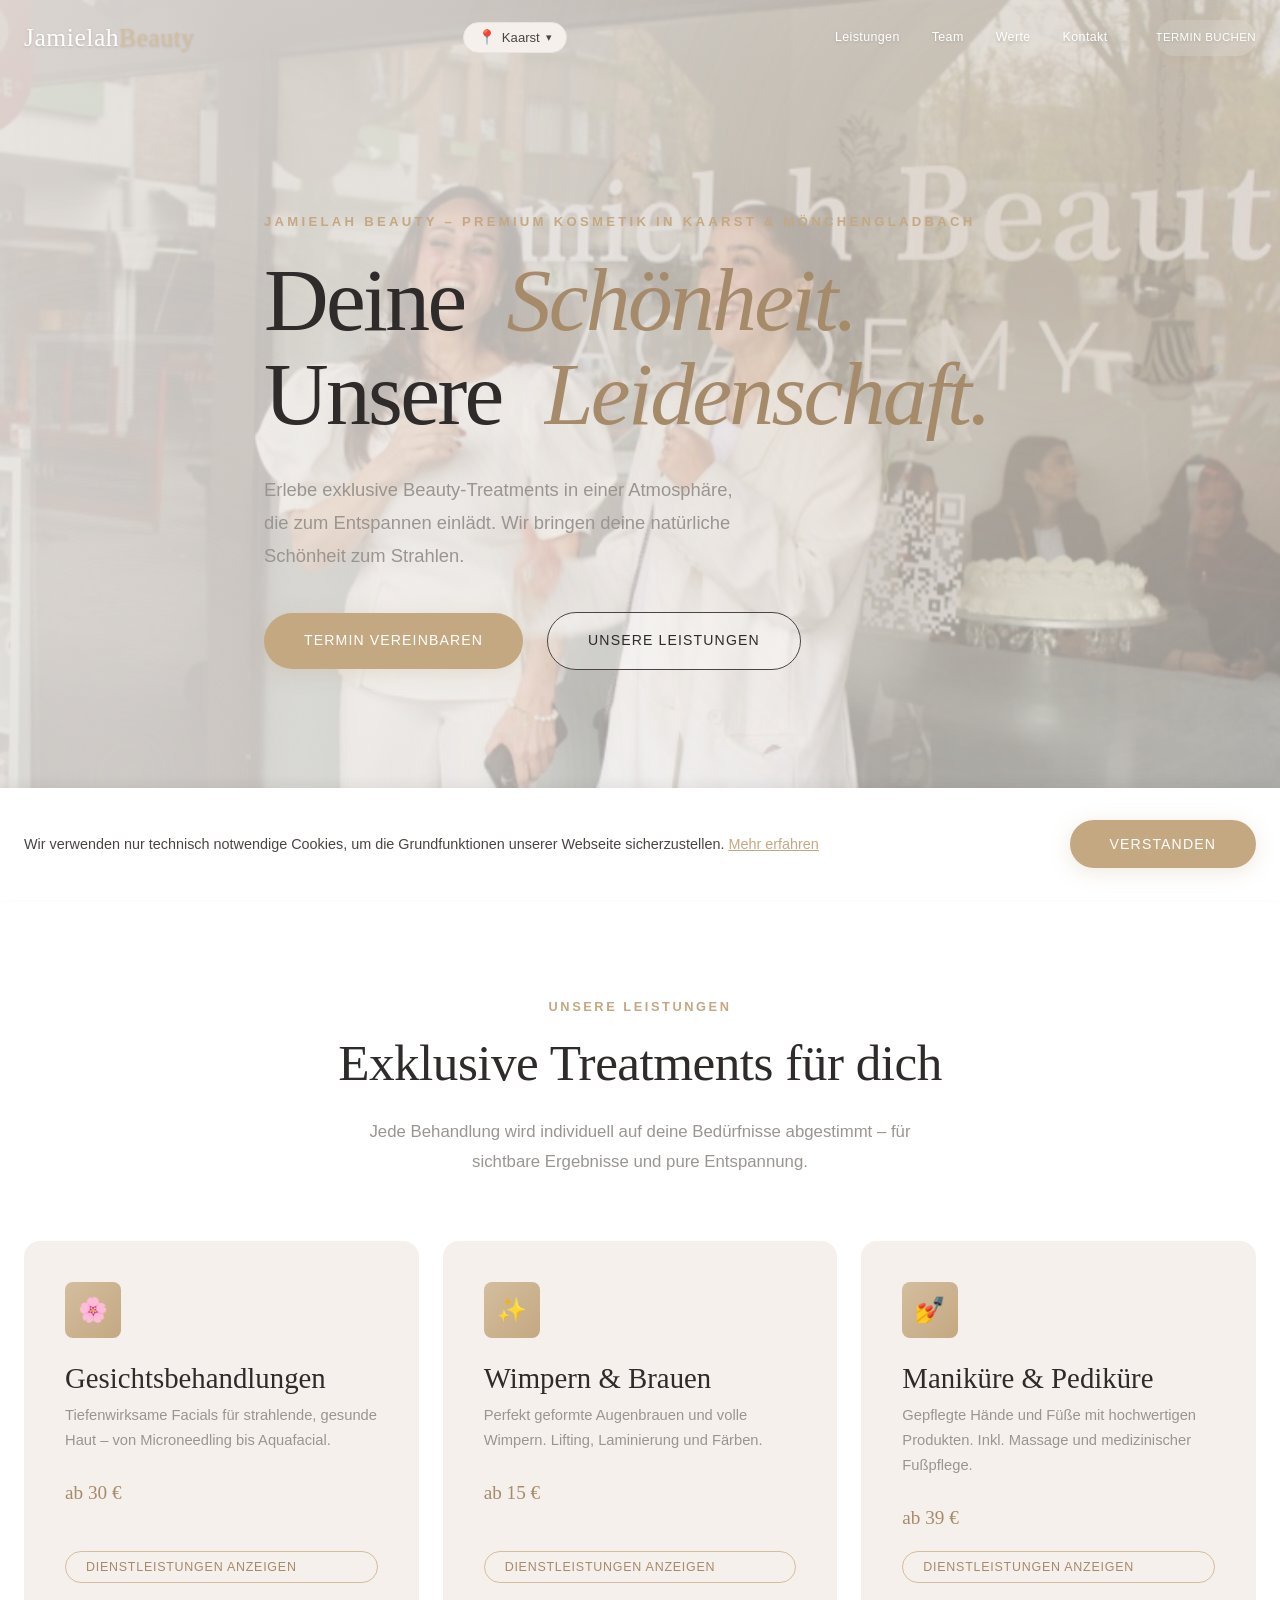
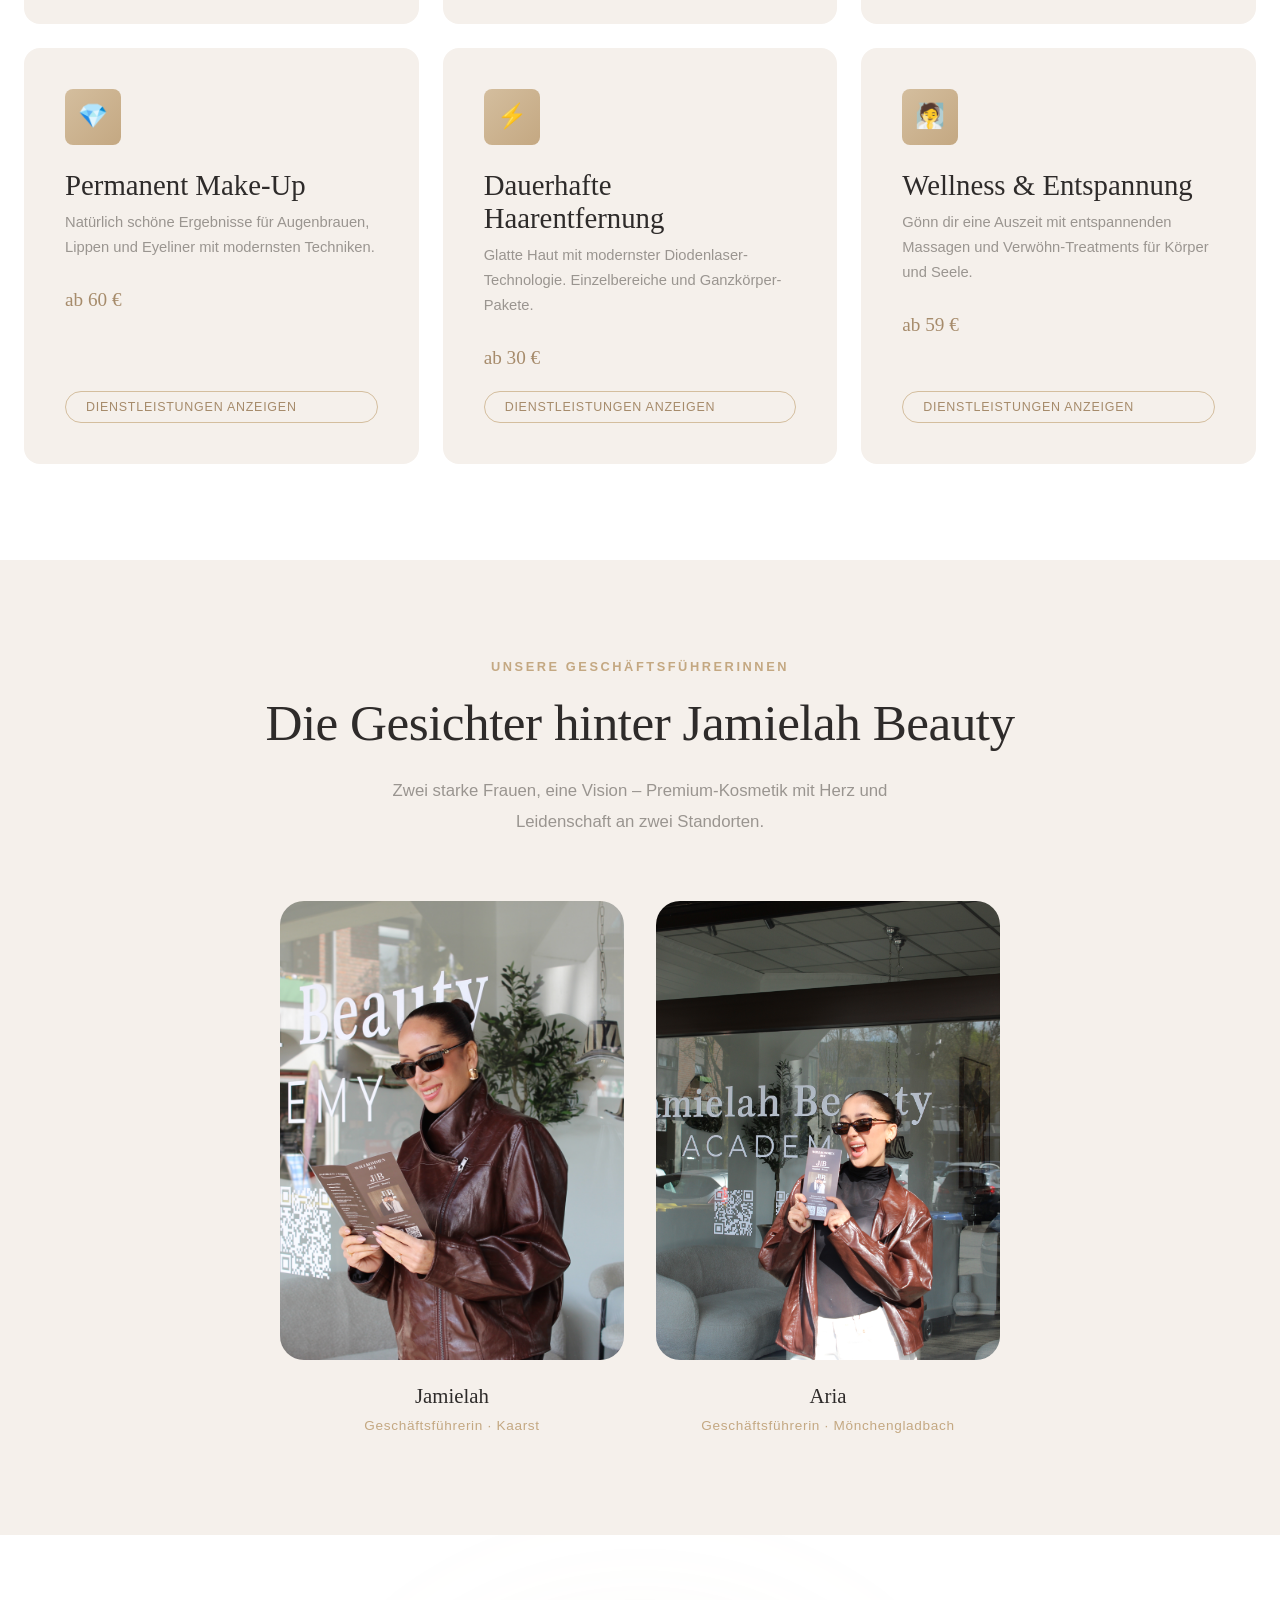
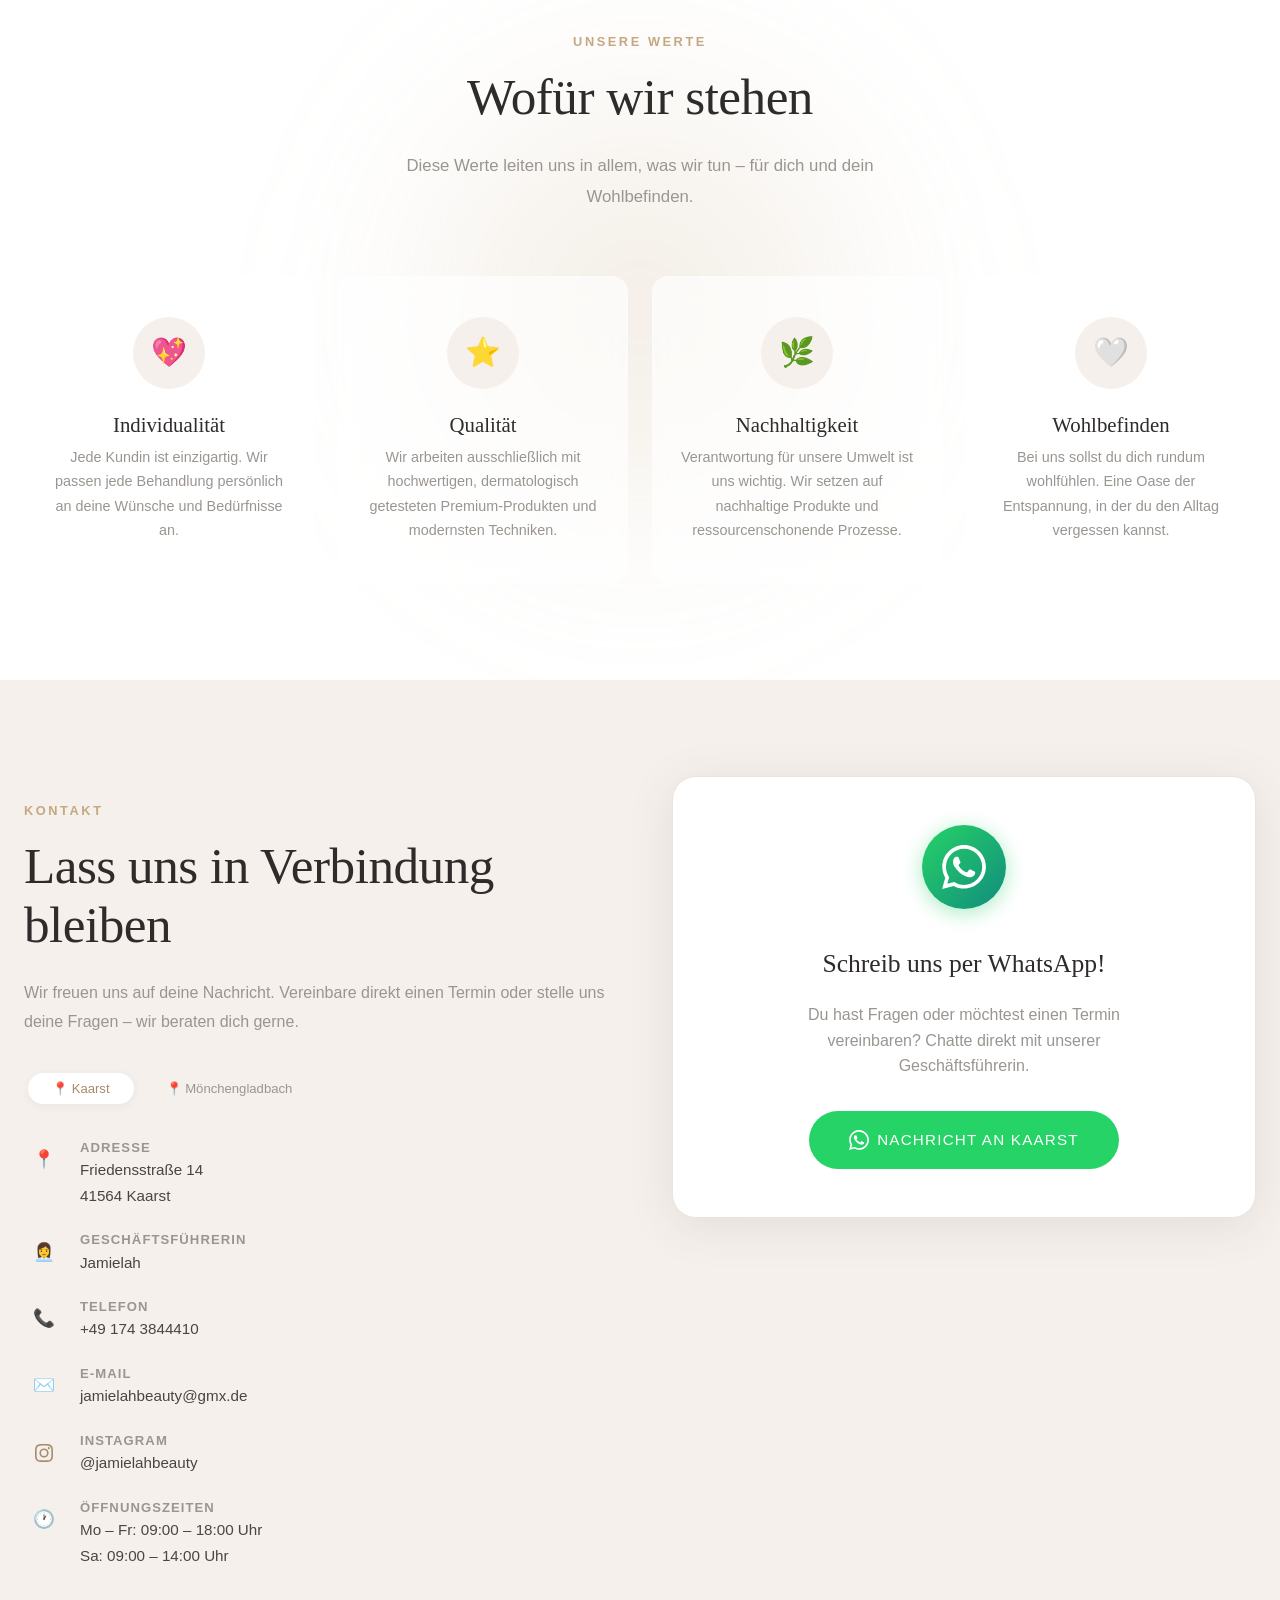
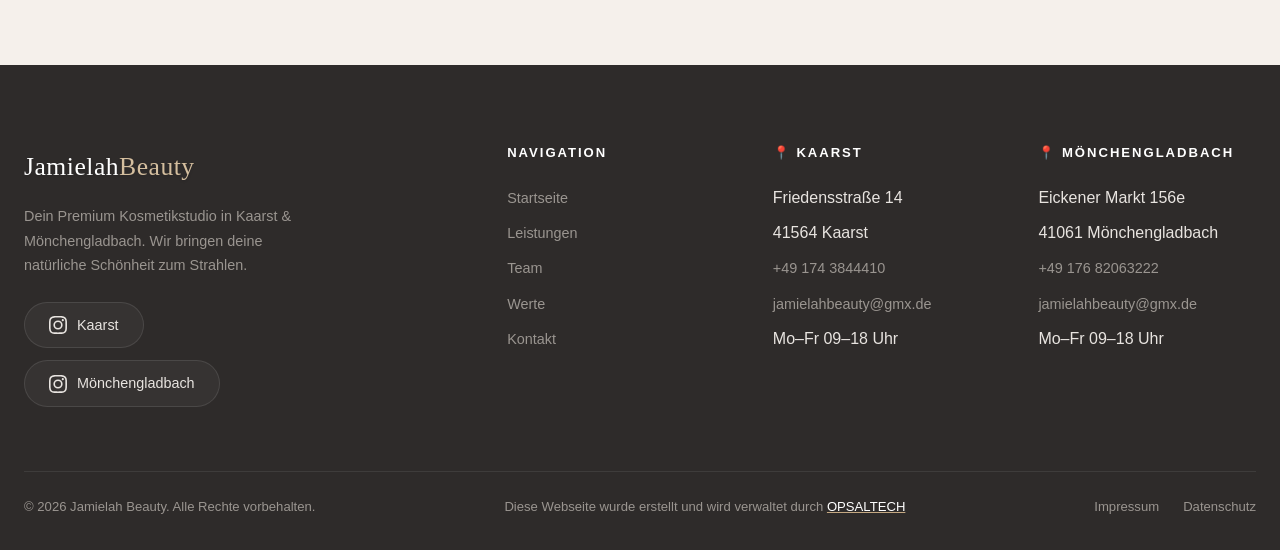
<file: index.html>
<!DOCTYPE html>
<html lang="de">
<head>
  <meta charset="UTF-8">
  <meta name="viewport" content="width=device-width, initial-scale=1.0">
  <meta http-equiv="Content-Security-Policy" content="default-src 'self'; style-src 'self' 'unsafe-inline' https://fonts.googleapis.com; font-src 'self' data: https://fonts.gstatic.com; img-src 'self' data: https: 'unsafe-inline'; script-src 'self' 'unsafe-inline'; connect-src 'self';">
  <meta name="description" content="Jamielah Beauty – Dein Premium Kosmetikstudio in Kaarst & Mönchengladbach. Gesichtsbehandlungen, Wimpern, Permanent Make-Up und mehr.">
  <meta name="keywords" content="Kosmetik, Beauty, Kaarst, Mönchengladbach, Gesichtsbehandlung, Wimpern, Permanent Make-Up, Maniküre, Pediküre">
  <meta name="author" content="Jamielah Beauty">
  <meta name="robots" content="index, follow">
  <meta property="og:title" content="Jamielah Beauty – Premium Kosmetik in Kaarst & Mönchengladbach">
  <meta property="og:description" content="Dein Premium Kosmetikstudio in Kaarst & Mönchengladbach. Entdecke unsere exklusiven Treatments und lass dich verwöhnen.">
  <meta property="og:type" content="website">
  <meta property="og:url" content="https://www.jamielahbeauty.de">
  <link rel="canonical" href="https://www.jamielahbeauty.de/">
  <title>Jamielah Beauty | Kosmetikstudio in Kaarst & Mönchengladbach</title>
  <link rel="stylesheet" href="styles.css">
  <link rel="icon" type="image/svg+xml" href="data:image/svg+xml,%3Csvg xmlns='http://www.w3.org/2000/svg' viewBox='0 0 100 100'%3E%3Ctext y='.9em' font-size='90'%3E✨%3C/text%3E%3C/svg%3E">
  <script type="application/ld+json">
  [
    {
      "@context": "https://schema.org",
      "@type": "BeautySalon",
      "name": "Jamielah Beauty Kaarst",
      "url": "https://www.jamielahbeauty.de",
      "telephone": "+491743844410",
      "email": "jamielahbeauty@gmx.de",
      "address": {
        "@type": "PostalAddress",
        "streetAddress": "Friedensstraße 14",
        "addressLocality": "Kaarst",
        "postalCode": "41564",
        "addressCountry": "DE"
      }
    },
    {
      "@context": "https://schema.org",
      "@type": "BeautySalon",
      "name": "Jamielah Beauty Mönchengladbach",
      "url": "https://www.jamielahbeauty.de",
      "telephone": "+4917682063222",
      "email": "jamielahbeauty@gmx.de",
      "address": {
        "@type": "PostalAddress",
        "streetAddress": "Eickener Markt 156e",
        "addressLocality": "Mönchengladbach",
        "postalCode": "41061",
        "addressCountry": "DE"
      }
    }
  ]
  </script>
</head>
<body>

  <!-- ======== HEADER / NAVIGATION ======== -->
  <header class="site-header" id="site-header">
    <nav class="container header-inner" aria-label="Hauptnavigation">
      <a href="#" class="logo" aria-label="Jamielah Beauty – Startseite">Jamielah<span>Beauty</span></a>

      <div class="location-selector" id="location-selector">
        <button class="location-toggle" id="location-toggle" aria-expanded="false" aria-haspopup="listbox">
          <span class="location-pin" aria-hidden="true">📍</span>
          <span class="location-current" id="location-current">Kaarst</span>
          <span class="location-arrow" aria-hidden="true">▾</span>
        </button>
        <ul class="location-dropdown" id="location-dropdown" role="listbox" aria-label="Standort wählen">
          <li role="option" data-location="kaarst" class="active" aria-selected="true">
            <span class="loc-name">Kaarst</span>
            <span class="loc-address">Friedensstraße 14</span>
          </li>
          <li role="option" data-location="moenchengladbach" aria-selected="false">
            <span class="loc-name">Mönchengladbach</span>
            <span class="loc-address">Eickener Markt 156e</span>
          </li>
        </ul>
      </div>

      <div class="nav-links" id="nav-links" role="navigation">
        <a href="#services">Leistungen</a>
        <a href="#team">Team</a>
        <a href="#values">Werte</a>
        <a href="#contact">Kontakt</a>
        <a href="#contact" class="btn btn-primary nav-cta">Termin buchen</a>
      </div>

      <button class="menu-toggle" id="menu-toggle" aria-label="Menü öffnen" aria-expanded="false" aria-controls="nav-links">
        <span></span>
        <span></span>
        <span></span>
      </button>
    </nav>
    <div class="mobile-overlay" id="mobile-overlay"></div>
  </header>

  <main>

    <!-- ======== HERO SECTION ======== -->
    <section class="hero" id="hero" aria-labelledby="hero-heading">
      <div class="hero-bg" aria-hidden="true">
        <picture>
          <source media="(max-width: 768px)" srcset="images/hero-mobile.jpg">
          <img src="images/IMG_1287 2.JPG" alt="Jamielah Beauty Kosmetikstudio Zentrale" class="hero-bg-image" loading="eager">
        </picture>
        <div class="hero-bg-overlay"></div>
      </div>
      <div class="container hero-content">
        <h1 class="hero-label" id="hero-label">Jamielah Beauty – Premium Kosmetik in Kaarst & Mönchengladbach</h1>
        <h2 class="hero-heading" id="hero-heading">
          <span class="word"><span class="word-inner">Deine</span></span>
          <span class="word"><span class="word-inner"><em>Schönheit.</em></span></span>
          <br>
          <span class="word"><span class="word-inner">Unsere</span></span>
          <span class="word"><span class="word-inner"><em>Leidenschaft.</em></span></span>
        </h2>
        <p class="hero-subtext">
          Erlebe exklusive Beauty-Treatments in einer Atmosphäre, die zum Entspannen einlädt. Wir bringen deine natürliche Schönheit zum Strahlen.
        </p>
        <div class="hero-actions">
          <a href="#contact" class="btn btn-primary">Termin vereinbaren</a>
          <a href="#services" class="btn btn-outline btn-outline-hero">Unsere Leistungen</a>
        </div>
      </div>
      <div class="hero-scroll-indicator" aria-hidden="true">
        <span>Scroll</span>
        <div class="scroll-line"></div>
      </div>
    </section>

    <!-- ======== SERVICES SECTION ======== -->
    <section class="services" id="services" aria-labelledby="services-heading">
      <div class="container">
        <header class="services-header">
          <span class="section-label reveal">Unsere Leistungen</span>
          <h2 class="section-heading reveal" id="services-heading">Exklusive Treatments für dich</h2>
          <p class="section-subtext reveal">Jede Behandlung wird individuell auf deine Bedürfnisse abgestimmt – für sichtbare Ergebnisse und pure Entspannung.</p>
        </header>

        <div class="services-grid stagger-children">
          <!-- Service 1: Gesichtsbehandlungen -->
          <article class="service-card reveal" style="--stagger-index: 0">
            <div class="service-icon" aria-hidden="true">🌸</div>
            <h3>Gesichtsbehandlungen</h3>
            <p>Tiefenwirksame Facials für strahlende, gesunde Haut – von Microneedling bis Aquafacial.</p>
            <span class="service-price">ab 30 €</span>
            <button class="btn-services-detail" data-modal="modal-gesicht" aria-label="Gesichtsbehandlungen Preisliste anzeigen">Dienstleistungen anzeigen</button>
          </article>

          <!-- Service 2: Wimpern & Brauen -->
          <article class="service-card reveal" style="--stagger-index: 1">
            <div class="service-icon" aria-hidden="true">✨</div>
            <h3>Wimpern &amp; Brauen</h3>
            <p>Perfekt geformte Augenbrauen und volle Wimpern. Lifting, Laminierung und Färben.</p>
            <span class="service-price">ab 15 €</span>
            <button class="btn-services-detail" data-modal="modal-wimpern" aria-label="Wimpern & Brauen Preisliste anzeigen">Dienstleistungen anzeigen</button>
          </article>

          <!-- Service 3: Maniküre & Pediküre -->
          <article class="service-card reveal" style="--stagger-index: 2">
            <div class="service-icon" aria-hidden="true">💅</div>
            <h3>Maniküre &amp; Pediküre</h3>
            <p>Gepflegte Hände und Füße mit hochwertigen Produkten. Inkl. Massage und medizinischer Fußpflege.</p>
            <span class="service-price">ab 39 €</span>
            <button class="btn-services-detail" data-modal="modal-nails" aria-label="Maniküre & Pediküre Preisliste anzeigen">Dienstleistungen anzeigen</button>
          </article>

          <!-- Service 4: Permanent Make-Up -->
          <article class="service-card reveal" style="--stagger-index: 3">
            <div class="service-icon" aria-hidden="true">💎</div>
            <h3>Permanent Make-Up</h3>
            <p>Natürlich schöne Ergebnisse für Augenbrauen, Lippen und Eyeliner mit modernsten Techniken.</p>
            <span class="service-price">ab 60 €</span>
            <button class="btn-services-detail" data-modal="modal-pmu" aria-label="Permanent Make-Up Preisliste anzeigen">Dienstleistungen anzeigen</button>
          </article>

          <!-- Service 5: Dauerhafte Haarentfernung -->
          <article class="service-card reveal" style="--stagger-index: 4">
            <div class="service-icon" aria-hidden="true">⚡</div>
            <h3>Dauerhafte Haarentfernung</h3>
            <p>Glatte Haut mit modernster Diodenlaser-Technologie. Einzelbereiche und Ganzkörper-Pakete.</p>
            <span class="service-price">ab 30 €</span>
            <button class="btn-services-detail" data-modal="modal-laser" aria-label="Haarentfernung Preisliste anzeigen">Dienstleistungen anzeigen</button>
          </article>

          <!-- Service 6: Wellness & Entspannung -->
          <article class="service-card reveal" style="--stagger-index: 5">
            <div class="service-icon" aria-hidden="true">🧖</div>
            <h3>Wellness &amp; Entspannung</h3>
            <p>Gönn dir eine Auszeit mit entspannenden Massagen und Verwöhn-Treatments für Körper und Seele.</p>
            <span class="service-price">ab 59 €</span>
            <button class="btn-services-detail" data-modal="modal-wellness" aria-label="Wellness Preisliste anzeigen">Dienstleistungen anzeigen</button>
          </article>
        </div>
      </div>
      
      <!-- Modal Overlays -->
      <!-- Gesichtsbehandlungen Modal -->
      <div class="service-modal-overlay" id="modal-gesicht" aria-hidden="true">
        <div class="service-modal" role="dialog" aria-labelledby="modal-gesicht-title">
          <button class="modal-close" aria-label="Schließen">&times;</button>
          <div class="modal-header">
            <span class="modal-icon">🌸</span>
            <h3 id="modal-gesicht-title">Gesichtsbehandlungen</h3>
          </div>
          <div class="modal-body">
            <table class="price-table">
              <tbody>
                <tr><td>Hautanalyse + Skin Care Routine</td><td>30 €</td></tr>
                <tr><td>Intensive Gesichtsreinigung</td><td>89 €</td></tr>
                <tr><td>Anti-Aging Behandlung</td><td>99 €</td></tr>
                <tr><td>Microneedling</td><td>119 €</td></tr>
                <tr><td>Microdermabrasion</td><td>89 €</td></tr>
                <tr><td>Aquafacial</td><td>119 €</td></tr>
                <tr><td>Algenpeeling</td><td>169 €</td></tr>
                <tr><td>Aquafacial + Microneedling</td><td>179 €</td></tr>
              </tbody>
            </table>
          </div>
        </div>
      </div>

      <!-- Wimpern & Brauen Modal -->
      <div class="service-modal-overlay" id="modal-wimpern" aria-hidden="true">
        <div class="service-modal" role="dialog" aria-labelledby="modal-wimpern-title">
          <button class="modal-close" aria-label="Schließen">&times;</button>
          <div class="modal-header">
            <span class="modal-icon">✨</span>
            <h3 id="modal-wimpern-title">Wimpern &amp; Brauen</h3>
          </div>
          <div class="modal-body">
            <table class="price-table">
              <tbody>
                <tr><td>Augenbrauen zupfen</td><td>15 €</td></tr>
                <tr><td>Augenbrauen färben</td><td>15 €</td></tr>
                <tr><td>Färben &amp; Zupfen</td><td>25 €</td></tr>
                <tr><td>Lashlifting <span class="price-note">inkl. Färben</span></td><td>59 €</td></tr>
                <tr><td>Augenbrauenlifting <span class="price-note">inkl. Färben</span></td><td>59 €</td></tr>
                <tr><td>Augenbrauenlifting + Wimpernlifting</td><td>89 €</td></tr>
              </tbody>
            </table>
          </div>
        </div>
      </div>

      <!-- Maniküre & Pediküre Modal -->
      <div class="service-modal-overlay" id="modal-nails" aria-hidden="true">
        <div class="service-modal" role="dialog" aria-labelledby="modal-nails-title">
          <button class="modal-close" aria-label="Schließen">&times;</button>
          <div class="modal-header">
            <span class="modal-icon">💅</span>
            <h3 id="modal-nails-title">Maniküre &amp; Pediküre</h3>
          </div>
          <div class="modal-body">
            <table class="price-table">
              <tbody>
                <tr><td>Maniküre <span class="price-note">inkl. Massage</span></td><td>39 €</td></tr>
                <tr><td>Pediküre</td><td>39 €</td></tr>
                <tr><td>Medizinische Fußpflege</td><td>47 €</td></tr>
              </tbody>
            </table>
          </div>
        </div>
      </div>

      <!-- Permanent Make-Up Modal -->
      <div class="service-modal-overlay" id="modal-pmu" aria-hidden="true">
        <div class="service-modal" role="dialog" aria-labelledby="modal-pmu-title">
          <button class="modal-close" aria-label="Schließen">&times;</button>
          <div class="modal-header">
            <span class="modal-icon">💎</span>
            <h3 id="modal-pmu-title">Permanent Make-Up</h3>
          </div>
          <div class="modal-body">
            <table class="price-table">
              <tbody>
                <tr><td>Powderbrows</td><td>349 €</td></tr>
                <tr><td>Powderlips <span class="price-note">Kontur + Vollschattierung</span></td><td>349 €</td></tr>
                <tr><td>Nachbehandlung <span class="price-note">innerhalb 4 Wochen</span></td><td>60 €</td></tr>
                <tr><td>Lidstrich</td><td>275 €</td></tr>
                <tr><td>Unterlid</td><td>275 €</td></tr>
              </tbody>
            </table>
          </div>
        </div>
      </div>

      <!-- Dauerhafte Haarentfernung Modal -->
      <div class="service-modal-overlay" id="modal-laser" aria-hidden="true">
        <div class="service-modal service-modal-wide" role="dialog" aria-labelledby="modal-laser-title">
          <button class="modal-close" aria-label="Schließen">&times;</button>
          <div class="modal-header">
            <span class="modal-icon">⚡</span>
            <h3 id="modal-laser-title">Dauerhafte Haarentfernung</h3>
            <p class="modal-subtitle">Mit Diodenlaser</p>
          </div>
          <div class="modal-body">
            <h4 class="price-table-heading">Einzelbereiche</h4>
            <table class="price-table">
              <tbody>
                <tr><td>Oberlippe</td><td>30 €</td></tr>
                <tr><td>Kinn</td><td>40 €</td></tr>
                <tr><td>Wangen</td><td>50 €</td></tr>
                <tr><td>Oberlippe &amp; Kinn</td><td>60 €</td></tr>
                <tr><td>Nacken oder Hals</td><td>70 €</td></tr>
                <tr><td>Achseln</td><td>60 €</td></tr>
                <tr><td>Oberarme</td><td>60 €</td></tr>
                <tr><td>Unterarme</td><td>60 €</td></tr>
                <tr><td>Arme (komplett)</td><td>100 €</td></tr>
                <tr><td>Bikini</td><td>50 €</td></tr>
                <tr><td>Intim</td><td>60 €</td></tr>
                <tr><td>Po</td><td>50 €</td></tr>
                <tr><td>Oberschenkel</td><td>100 €</td></tr>
                <tr><td>Unterschenkel</td><td>100 €</td></tr>
                <tr><td>Beine (komplett)</td><td>180 €</td></tr>
                <tr><td>Brust &amp; Bauch</td><td>160 €</td></tr>
                <tr><td>Füße</td><td>40 €</td></tr>
              </tbody>
            </table>
            <h4 class="price-table-heading">Pakete</h4>
            <table class="price-table">
              <tbody>
                <tr><td>Paket I <span class="price-note">Unterbeine, Unterarme, Intim &amp; Bikini, Po, Achseln</span></td><td>275 €</td></tr>
                <tr><td>Paket II <span class="price-note">Beine komplett, Achseln, Intim, Bikinizone, Pofalte</span></td><td>310 €</td></tr>
                <tr><td>Paket III <span class="price-note">Ganzkörper</span></td><td>390 €</td></tr>
              </tbody>
            </table>
          </div>
        </div>
      </div>

      <!-- Wellness & Entspannung Modal -->
      <div class="service-modal-overlay" id="modal-wellness" aria-hidden="true">
        <div class="service-modal" role="dialog" aria-labelledby="modal-wellness-title">
          <button class="modal-close" aria-label="Schließen">&times;</button>
          <div class="modal-header">
            <span class="modal-icon">🧖</span>
            <h3 id="modal-wellness-title">Wellness &amp; Entspannung</h3>
          </div>
          <div class="modal-body">
            <table class="price-table">
              <tbody>
                <tr><td>Rückenmassage</td><td>59 €</td></tr>
                <tr><td>Ganzkörpermassage</td><td>79 €</td></tr>
                <tr><td>Rückenbehandlung <span class="price-note">mit manueller Ausreinigung</span></td><td>79 €</td></tr>
              </tbody>
            </table>
          </div>
        </div>
      </div>
    </section>

    <!-- ======== TEAM SECTION ======== -->
    <section class="team" id="team" aria-labelledby="team-heading">
      <div class="container">
        <header class="team-header">
          <span class="section-label reveal">Unsere Geschäftsführerinnen</span>
          <h2 class="section-heading reveal" id="team-heading">Die Gesichter hinter Jamielah Beauty</h2>
          <p class="section-subtext reveal">Zwei starke Frauen, eine Vision – Premium-Kosmetik mit Herz und Leidenschaft an zwei Standorten.</p>
        </header>

        <div class="team-grid team-grid-2 stagger-children">
          <!-- Jamielah -->
          <article class="team-card reveal" style="--stagger-index: 0">
            <div class="team-photo-wrapper">
              <img src="images/IMG_7822.JPG" alt="Jamielah – Geschäftsführerin Jamielah Beauty Kaarst" loading="lazy">
              <div class="team-overlay">
                <p>Mit ihrer Leidenschaft für Kosmetik und einem untrüglichen Gespür für Ästhetik hat Jamielah den Standort Kaarst aufgebaut – ein Studio, in dem sich jede Kundin besonders fühlt.</p>
              </div>
            </div>
            <h3>Jamielah</h3>
            <span class="team-role">Geschäftsführerin · Kaarst</span>
          </article>

          <!-- Aria -->
          <article class="team-card reveal" style="--stagger-index: 1">
            <div class="team-photo-wrapper">
              <img src="images/IMG_7794.JPG" alt="Aria – Geschäftsführerin Jamielah Beauty Mönchengladbach" loading="lazy">
              <div class="team-overlay">
                <p>Aria bringt frische Energie und Expertise nach Mönchengladbach. Ihr Anspruch: Jede Kundin soll mit einem Strahlen das Studio verlassen.</p>
              </div>
            </div>
            <h3>Aria</h3>
            <span class="team-role">Geschäftsführerin · Mönchengladbach</span>
          </article>
        </div>
      </div>
    </section>

    <!-- ======== VALUES SECTION ======== -->
    <section class="values" id="values" aria-labelledby="values-heading">
      <div class="container">
        <header class="values-header">
          <span class="section-label reveal">Unsere Werte</span>
          <h2 class="section-heading reveal" id="values-heading">Wofür wir stehen</h2>
          <p class="section-subtext reveal">Diese Werte leiten uns in allem, was wir tun – für dich und dein Wohlbefinden.</p>
        </header>

        <div class="values-grid stagger-children">
          <!-- Value 1 -->
          <article class="value-card reveal" style="--stagger-index: 0">
            <div class="value-icon" aria-hidden="true"><span>💖</span></div>
            <h3>Individualität</h3>
            <p>Jede Kundin ist einzigartig. Wir passen jede Behandlung persönlich an deine Wünsche und Bedürfnisse an.</p>
          </article>

          <!-- Value 2 -->
          <article class="value-card reveal" style="--stagger-index: 1">
            <div class="value-icon" aria-hidden="true"><span>⭐</span></div>
            <h3>Qualität</h3>
            <p>Wir arbeiten ausschließlich mit hochwertigen, dermatologisch getesteten Premium-Produkten und modernsten Techniken.</p>
          </article>

          <!-- Value 3 -->
          <article class="value-card reveal" style="--stagger-index: 2">
            <div class="value-icon" aria-hidden="true"><span>🌿</span></div>
            <h3>Nachhaltigkeit</h3>
            <p>Verantwortung für unsere Umwelt ist uns wichtig. Wir setzen auf nachhaltige Produkte und ressourcenschonende Prozesse.</p>
          </article>

          <!-- Value 4 -->
          <article class="value-card reveal" style="--stagger-index: 3">
            <div class="value-icon" aria-hidden="true"><span>🤍</span></div>
            <h3>Wohlbefinden</h3>
            <p>Bei uns sollst du dich rundum wohlfühlen. Eine Oase der Entspannung, in der du den Alltag vergessen kannst.</p>
          </article>
        </div>
      </div>
    </section>

    <!-- ======== CONTACT SECTION ======== -->
    <section class="contact" id="contact" aria-labelledby="contact-heading">
      <div class="container">
        <div class="contact-wrapper">
          <!-- Contact Info -->
          <div class="contact-info reveal-left">
            <span class="section-label">Kontakt</span>
            <h2 class="section-heading" id="contact-heading">Lass uns in Verbindung bleiben</h2>
            <p>Wir freuen uns auf deine Nachricht. Vereinbare direkt einen Termin oder stelle uns deine Fragen – wir beraten dich gerne.</p>

            <!-- Location Tabs -->
            <div class="contact-location-tabs" role="tablist" aria-label="Standort wählen">
              <button class="contact-tab active" role="tab" data-tab="kaarst" id="tab-kaarst" aria-selected="true" aria-controls="panel-kaarst">📍 Kaarst</button>
              <button class="contact-tab" role="tab" data-tab="moenchengladbach" id="tab-mg" aria-selected="false" aria-controls="panel-mg">📍 Mönchengladbach</button>
            </div>

            <!-- Kaarst Details -->
            <div class="contact-details contact-panel active" id="panel-kaarst" role="tabpanel" aria-labelledby="tab-kaarst">
              <div class="contact-detail-item">
                <div class="contact-detail-icon" aria-hidden="true">📍</div>
                <div>
                  <h4>Adresse</h4>
                  <p>Friedensstraße 14<br>41564 Kaarst</p>
                </div>
              </div>
              <div class="contact-detail-item">
                <div class="contact-detail-icon" aria-hidden="true">👩‍💼</div>
                <div>
                  <h4>Geschäftsführerin</h4>
                  <p>Jamielah</p>
                </div>
              </div>
              <div class="contact-detail-item">
                <div class="contact-detail-icon" aria-hidden="true">📞</div>
                <div>
                  <h4>Telefon</h4>
                  <p><a href="tel:+491743844410">+49 174 3844410</a></p>
                </div>
              </div>
              <div class="contact-detail-item">
                <div class="contact-detail-icon" aria-hidden="true">✉️</div>
                <div>
                  <h4>E-Mail</h4>
                  <p><a href="mailto:jamielahbeauty@gmx.de">jamielahbeauty@gmx.de</a></p>
                </div>
              </div>
              <div class="contact-detail-item">
                <div class="contact-detail-icon" aria-hidden="true">
                  <svg width="18" height="18" viewBox="0 0 24 24" fill="currentColor"><path d="M12 2.163c3.204 0 3.584.012 4.85.07 3.252.148 4.771 1.691 4.919 4.919.058 1.265.069 1.645.069 4.849 0 3.205-.012 3.584-.069 4.849-.149 3.225-1.664 4.771-4.919 4.919-1.266.058-1.644.07-4.85.07-3.204 0-3.584-.012-4.849-.07-3.26-.149-4.771-1.699-4.919-4.92-.058-1.265-.07-1.644-.07-4.849 0-3.204.013-3.583.07-4.849.149-3.227 1.664-4.771 4.919-4.919 1.266-.057 1.645-.069 4.849-.069zM12 0C8.741 0 8.333.014 7.053.072 2.695.272.273 2.69.073 7.052.014 8.333 0 8.741 0 12c0 3.259.014 3.668.072 4.948.2 4.358 2.618 6.78 6.98 6.98C8.333 23.986 8.741 24 12 24c3.259 0 3.668-.014 4.948-.072 4.354-.2 6.782-2.618 6.979-6.98.059-1.28.073-1.689.073-4.948 0-3.259-.014-3.667-.072-4.947-.196-4.354-2.617-6.78-6.979-6.98C15.668.014 15.259 0 12 0zm0 5.838a6.162 6.162 0 100 12.324 6.162 6.162 0 000-12.324zM12 16a4 4 0 110-8 4 4 0 010 8zm6.406-11.845a1.44 1.44 0 100 2.881 1.44 1.44 0 000-2.881z"/></svg>
                </div>
                <div>
                  <h4>Instagram</h4>
                  <p><a href="https://www.instagram.com/jamielahbeauty/" target="_blank" rel="noopener noreferrer">@jamielahbeauty</a></p>
                </div>
              </div>
              <div class="contact-detail-item">
                <div class="contact-detail-icon" aria-hidden="true">🕐</div>
                <div>
                  <h4>Öffnungszeiten</h4>
                  <p>Mo – Fr: 09:00 – 18:00 Uhr<br>Sa: 09:00 – 14:00 Uhr</p>
                </div>
              </div>
            </div>

            <!-- Mönchengladbach Details -->
            <div class="contact-details contact-panel" id="panel-mg" role="tabpanel" aria-labelledby="tab-mg" hidden>
              <div class="contact-detail-item">
                <div class="contact-detail-icon" aria-hidden="true">📍</div>
                <div>
                  <h4>Adresse</h4>
                  <p>Eickener Markt 156e<br>41061 Mönchengladbach</p>
                </div>
              </div>
              <div class="contact-detail-item">
                <div class="contact-detail-icon" aria-hidden="true">👩‍💼</div>
                <div>
                  <h4>Geschäftsführerin</h4>
                  <p>Aria</p>
                </div>
              </div>
              <div class="contact-detail-item">
                <div class="contact-detail-icon" aria-hidden="true">📞</div>
                <div>
                  <h4>Telefon</h4>
                  <p><a href="tel:+4917682063222">+49 176 82063222</a></p>
                </div>
              </div>
              <div class="contact-detail-item">
                <div class="contact-detail-icon" aria-hidden="true">✉️</div>
                <div>
                  <h4>E-Mail</h4>
                  <p><a href="mailto:jamielahbeauty@gmx.de">jamielahbeauty@gmx.de</a></p>
                </div>
              </div>
              <div class="contact-detail-item">
                <div class="contact-detail-icon" aria-hidden="true">
                  <svg width="18" height="18" viewBox="0 0 24 24" fill="currentColor"><path d="M12 2.163c3.204 0 3.584.012 4.85.07 3.252.148 4.771 1.691 4.919 4.919.058 1.265.069 1.645.069 4.849 0 3.205-.012 3.584-.069 4.849-.149 3.225-1.664 4.771-4.919 4.919-1.266.058-1.644.07-4.85.07-3.204 0-3.584-.012-4.849-.07-3.26-.149-4.771-1.699-4.919-4.92-.058-1.265-.07-1.644-.07-4.849 0-3.204.013-3.583.07-4.849.149-3.227 1.664-4.771 4.919-4.919 1.266-.057 1.645-.069 4.849-.069zM12 0C8.741 0 8.333.014 7.053.072 2.695.272.273 2.69.073 7.052.014 8.333 0 8.741 0 12c0 3.259.014 3.668.072 4.948.2 4.358 2.618 6.78 6.98 6.98C8.333 23.986 8.741 24 12 24c3.259 0 3.668-.014 4.948-.072 4.354-.2 6.782-2.618 6.979-6.98.059-1.28.073-1.689.073-4.948 0-3.259-.014-3.667-.072-4.947-.196-4.354-2.617-6.78-6.979-6.98C15.668.014 15.259 0 12 0zm0 5.838a6.162 6.162 0 100 12.324 6.162 6.162 0 000-12.324zM12 16a4 4 0 110-8 4 4 0 010 8zm6.406-11.845a1.44 1.44 0 100 2.881 1.44 1.44 0 000-2.881z"/></svg>
                </div>
                <div>
                  <h4>Instagram</h4>
                  <p><a href="https://www.instagram.com/jamielah.beauty.mg/" target="_blank" rel="noopener noreferrer">@jamielah.beauty.mg</a></p>
                </div>
              </div>
              <div class="contact-detail-item">
                <div class="contact-detail-icon" aria-hidden="true">🕐</div>
                <div>
                  <h4>Öffnungszeiten</h4>
                  <p>Mo – Fr: 09:00 – 18:00 Uhr<br>Sa: 09:00 – 14:00 Uhr</p>
                </div>
              </div>
            </div>
          </div>

          <!-- Contact Form -->
          <!-- WhatsApp Contact -->
          <div class="contact-whatsapp-wrapper reveal-right">
            <div class="whatsapp-card">
              <div class="whatsapp-icon-bg" aria-hidden="true">
                <svg width="44" height="44" viewBox="0 0 24 24" fill="currentColor">
                  <path d="M.057 24l1.687-6.163c-1.041-1.804-1.588-3.849-1.587-5.946.003-6.556 5.338-11.891 11.893-11.891 3.181.001 6.167 1.24 8.413 3.488 2.245 2.248 3.481 5.236 3.48 8.414-.003 6.557-5.338 11.892-11.893 11.892-1.99-.001-3.951-.5-5.688-1.448l-6.305 1.654zm6.597-3.807c1.676.995 3.276 1.591 5.392 1.592 5.448 0 9.888-4.434 9.889-9.885.002-5.462-4.415-9.89-9.881-9.892-5.452 0-9.887 4.434-9.889 9.884-.001 2.225.651 3.891 1.746 5.634l-.999 3.648 3.742-.981zm11.387-5.464c-.074-.124-.272-.198-.57-.347-.297-.149-1.758-.868-2.031-.967-.272-.099-.47-.149-.669.149-.198.297-.768.967-.941 1.165-.173.198-.347.223-.644.074-.297-.149-1.255-.462-2.39-1.475-.883-.788-1.48-1.761-1.653-2.059-.173-.297-.018-.458.13-.606.134-.133.297-.347.446-.521.151-.172.2-.296.3-.495.099-.198.05-.372-.025-.521-.075-.148-.669-1.611-.916-2.206-.242-.579-.487-.501-.669-.51l-.57-.01c-.198 0-.52.074-.792.347-.272.297-1.04 1.016-1.04 2.479 0 1.463 1.065 2.876 1.213 3.074.149.198 2.095 3.2 5.076 4.487.709.306 1.263.489 1.694.626.712.226 1.36.194 1.872.118.571-.085 1.758-.719 2.006-1.413.248-.695.248-1.29.173-1.414z"/>
                </svg>
              </div>
              <h3>Schreib uns per WhatsApp!</h3>
              <p>Du hast Fragen oder möchtest einen Termin vereinbaren? Chatte direkt mit unserer Geschäftsführerin.</p>
              
              <a href="https://wa.me/491743844410" target="_blank" rel="noopener noreferrer" class="btn btn-whatsapp" id="whatsapp-action-btn">
                <svg width="20" height="20" viewBox="0 0 24 24" fill="currentColor">
                  <path d="M.057 24l1.687-6.163c-1.041-1.804-1.588-3.849-1.587-5.946.003-6.556 5.338-11.891 11.893-11.891 3.181.001 6.167 1.24 8.413 3.488 2.245 2.248 3.481 5.236 3.48 8.414-.003 6.557-5.338 11.892-11.893 11.892-1.99-.001-3.951-.5-5.688-1.448l-6.305 1.654zm6.597-3.807c1.676.995 3.276 1.591 5.392 1.592 5.448 0 9.888-4.434 9.889-9.885.002-5.462-4.415-9.89-9.881-9.892-5.452 0-9.887 4.434-9.889 9.884-.001 2.225.651 3.891 1.746 5.634l-.999 3.648 3.742-.981zm11.387-5.464c-.074-.124-.272-.198-.57-.347-.297-.149-1.758-.868-2.031-.967-.272-.099-.47-.149-.669.149-.198.297-.768.967-.941 1.165-.173.198-.347.223-.644.074-.297-.149-1.255-.462-2.39-1.475-.883-.788-1.48-1.761-1.653-2.059-.173-.297-.018-.458.13-.606.134-.133.297-.347.446-.521.151-.172.2-.296.3-.495.099-.198.05-.372-.025-.521-.075-.148-.669-1.611-.916-2.206-.242-.579-.487-.501-.669-.51l-.57-.01c-.198 0-.52.074-.792.347-.272.297-1.04 1.016-1.04 2.479 0 1.463 1.065 2.876 1.213 3.074.149.198 2.095 3.2 5.076 4.487.709.306 1.263.489 1.694.626.712.226 1.36.194 1.872.118.571-.085 1.758-.719 2.006-1.413.248-.695.248-1.29.173-1.414z"/>
                </svg>
                <span id="whatsapp-action-text">Nachricht an Kaarst</span>
              </a>
            </div>
          </div>
        </div>
      </div>
    </section>

  </main>

  <!-- ======== FOOTER ======== -->
  <footer class="site-footer" role="contentinfo">
    <div class="container">
      <div class="footer-grid">
        <!-- Brand Column -->
        <div class="footer-brand">
          <a href="#" class="logo">Jamielah<span>Beauty</span></a>
          <p>Dein Premium Kosmetikstudio in Kaarst & Mönchengladbach. Wir bringen deine natürliche Schönheit zum Strahlen.</p>
          <div class="footer-social">
            <a href="https://www.instagram.com/jamielahbeauty/" target="_blank" rel="noopener noreferrer" class="footer-insta-btn" aria-label="Instagram Kaarst">
              <svg width="18" height="18" viewBox="0 0 24 24" fill="currentColor"><path d="M12 2.163c3.204 0 3.584.012 4.85.07 3.252.148 4.771 1.691 4.919 4.919.058 1.265.069 1.645.069 4.849 0 3.205-.012 3.584-.069 4.849-.149 3.225-1.664 4.771-4.919 4.919-1.266.058-1.644.07-4.85.07-3.204 0-3.584-.012-4.849-.07-3.26-.149-4.771-1.699-4.919-4.92-.058-1.265-.07-1.644-.07-4.849 0-3.204.013-3.583.07-4.849.149-3.227 1.664-4.771 4.919-4.919 1.266-.057 1.645-.069 4.849-.069zM12 0C8.741 0 8.333.014 7.053.072 2.695.272.273 2.69.073 7.052.014 8.333 0 8.741 0 12c0 3.259.014 3.668.072 4.948.2 4.358 2.618 6.78 6.98 6.98C8.333 23.986 8.741 24 12 24c3.259 0 3.668-.014 4.948-.072 4.354-.2 6.782-2.618 6.979-6.98.059-1.28.073-1.689.073-4.948 0-3.259-.014-3.667-.072-4.947-.196-4.354-2.617-6.78-6.979-6.98C15.668.014 15.259 0 12 0zm0 5.838a6.162 6.162 0 100 12.324 6.162 6.162 0 000-12.324zM12 16a4 4 0 110-8 4 4 0 010 8zm6.406-11.845a1.44 1.44 0 100 2.881 1.44 1.44 0 000-2.881z"/></svg>
              <span>Kaarst</span>
            </a>
            <a href="https://www.instagram.com/jamielah.beauty.mg/" target="_blank" rel="noopener noreferrer" class="footer-insta-btn" aria-label="Instagram Mönchengladbach">
              <svg width="18" height="18" viewBox="0 0 24 24" fill="currentColor"><path d="M12 2.163c3.204 0 3.584.012 4.85.07 3.252.148 4.771 1.691 4.919 4.919.058 1.265.069 1.645.069 4.849 0 3.205-.012 3.584-.069 4.849-.149 3.225-1.664 4.771-4.919 4.919-1.266.058-1.644.07-4.85.07-3.204 0-3.584-.012-4.849-.07-3.26-.149-4.771-1.699-4.919-4.92-.058-1.265-.07-1.644-.07-4.849 0-3.204.013-3.583.07-4.849.149-3.227 1.664-4.771 4.919-4.919 1.266-.057 1.645-.069 4.849-.069zM12 0C8.741 0 8.333.014 7.053.072 2.695.272.273 2.69.073 7.052.014 8.333 0 8.741 0 12c0 3.259.014 3.668.072 4.948.2 4.358 2.618 6.78 6.98 6.98C8.333 23.986 8.741 24 12 24c3.259 0 3.668-.014 4.948-.072 4.354-.2 6.782-2.618 6.979-6.98.059-1.28.073-1.689.073-4.948 0-3.259-.014-3.667-.072-4.947-.196-4.354-2.617-6.78-6.979-6.98C15.668.014 15.259 0 12 0zm0 5.838a6.162 6.162 0 100 12.324 6.162 6.162 0 000-12.324zM12 16a4 4 0 110-8 4 4 0 010 8zm6.406-11.845a1.44 1.44 0 100 2.881 1.44 1.44 0 000-2.881z"/></svg>
              <span>Mönchengladbach</span>
            </a>
          </div>
        </div>

        <!-- Quick Links -->
        <nav class="footer-column" aria-label="Quick Links">
          <h4>Navigation</h4>
          <ul>
            <li><a href="#hero">Startseite</a></li>
            <li><a href="#services">Leistungen</a></li>
            <li><a href="#team">Team</a></li>
            <li><a href="#values">Werte</a></li>
            <li><a href="#contact">Kontakt</a></li>
          </ul>
        </nav>

        <!-- Kaarst -->
        <div class="footer-column">
          <h4>📍 Kaarst</h4>
          <ul>
            <li>Friedensstraße 14</li>
            <li>41564 Kaarst</li>
            <li><a href="tel:+491743844410">+49 174 3844410</a></li>
            <li><a href="mailto:jamielahbeauty@gmx.de">jamielahbeauty@gmx.de</a></li>
            <li>Mo–Fr 09–18 Uhr</li>
          </ul>
        </div>

        <!-- Mönchengladbach -->
        <div class="footer-column">
          <h4>📍 Mönchengladbach</h4>
          <ul>
            <li>Eickener Markt 156e</li>
            <li>41061 Mönchengladbach</li>
            <li><a href="tel:+4917682063222">+49 176 82063222</a></li>
            <li><a href="mailto:jamielahbeauty@gmx.de">jamielahbeauty@gmx.de</a></li>
            <li>Mo–Fr 09–18 Uhr</li>
          </ul>
        </div>
      </div>

      <!-- Footer Bottom -->
      <div class="footer-bottom">
        <p>&copy; 2026 Jamielah Beauty. Alle Rechte vorbehalten.</p>
        <p class="footer-creator">Diese Webseite wurde erstellt und wird verwaltet durch <a href="https://www.opsaltech.de" target="_blank" rel="noopener noreferrer">OPSALTECH</a></p>
        <div class="footer-legal">
          <a href="impressum.html">Impressum</a>
          <a href="datenschutz.html">Datenschutz</a>
        </div>
      </div>
    </div>
  </footer>

  <!-- ======== COOKIE BANNER ======== -->
  <div class="cookie-banner" id="cookie-banner" role="dialog" aria-label="Cookie Hinweis" aria-hidden="true">
    <div class="container cookie-content">
      <p>Wir verwenden nur technisch notwendige Cookies, um die Grundfunktionen unserer Webseite sicherzustellen. <a href="datenschutz.html">Mehr erfahren</a></p>
      <button class="btn btn-primary" id="cookie-accept">Verstanden</button>
    </div>
  </div>

  <script src="script.js"></script>
</body>
</html>
</file>
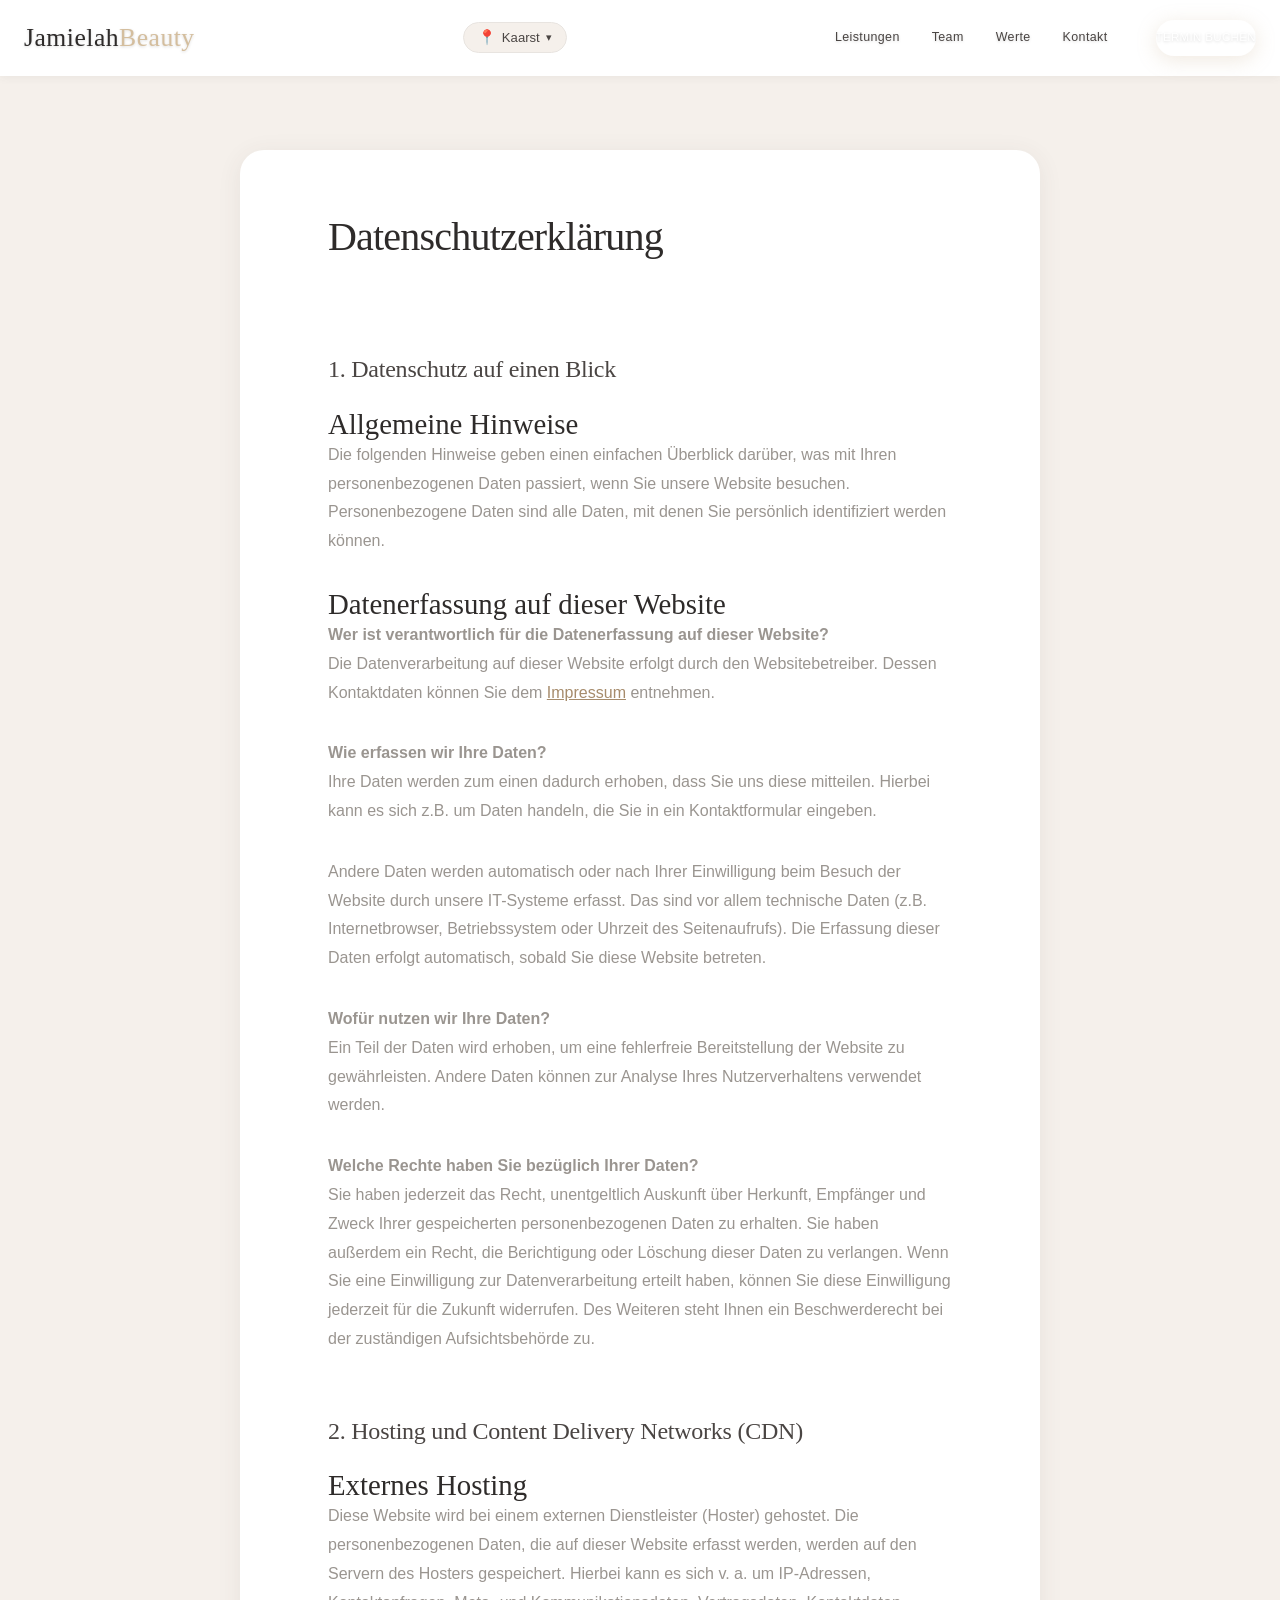
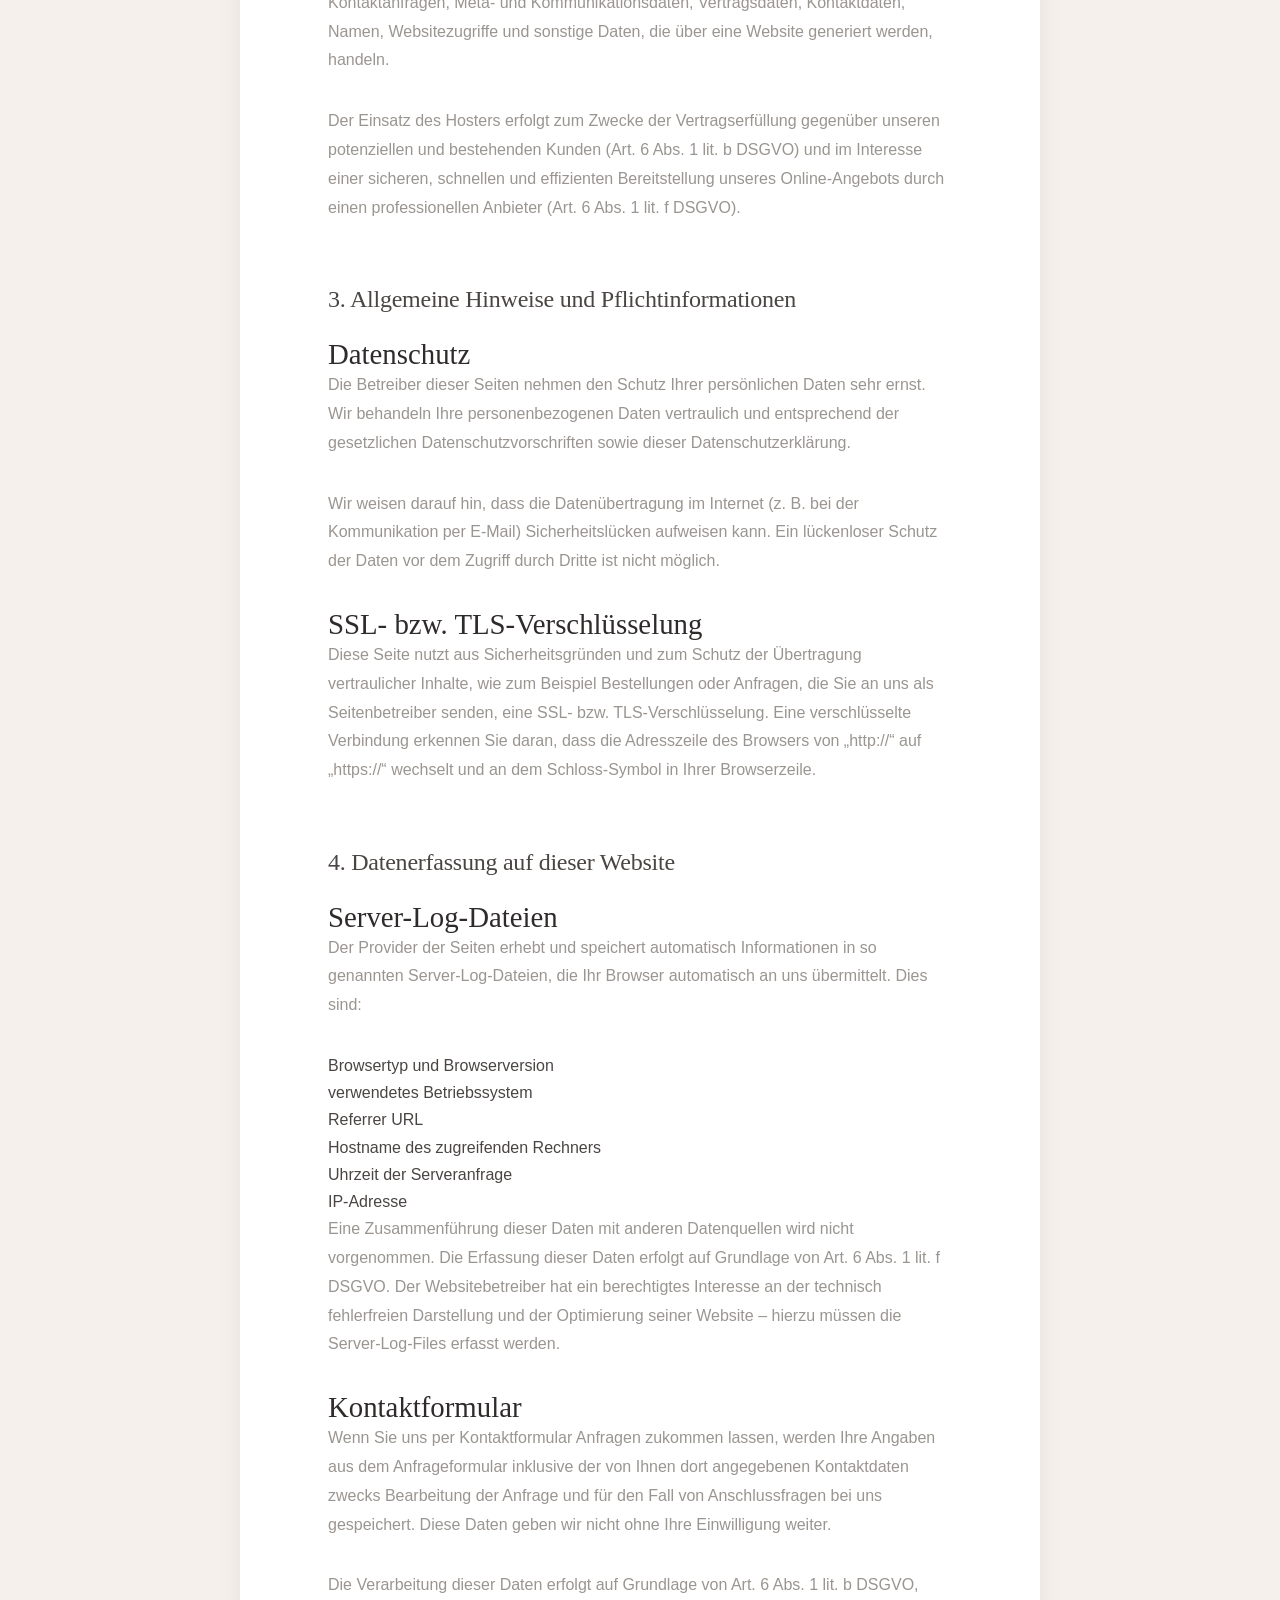
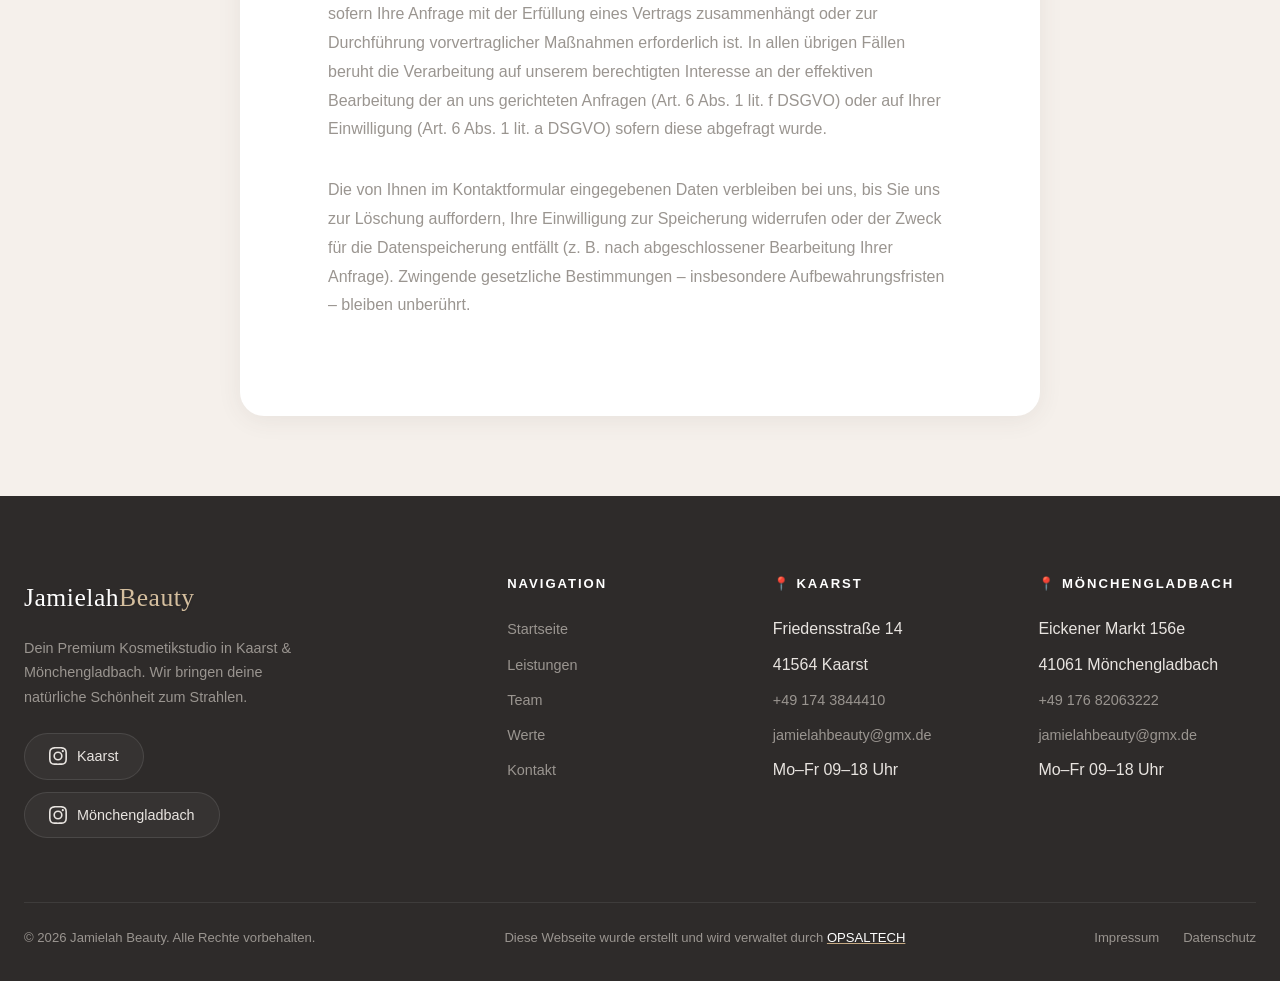
<file: datenschutz.html>
<!DOCTYPE html>
<html lang="de">
<head>
  <meta charset="UTF-8">
  <meta name="viewport" content="width=device-width, initial-scale=1.0">
  <meta http-equiv="Content-Security-Policy" content="default-src 'self'; style-src 'self' 'unsafe-inline' https://fonts.googleapis.com; font-src 'self' data: https://fonts.gstatic.com; img-src 'self' data: https: 'unsafe-inline'; script-src 'self' 'unsafe-inline'; connect-src 'self';">
  <title>Datenschutzerklärung – Jamielah Beauty</title>
  <meta name="robots" content="noindex, follow">
  <link rel="stylesheet" href="styles.css">
  <link rel="icon" type="image/svg+xml" href="data:image/svg+xml,%3Csvg xmlns='http://www.w3.org/2000/svg' viewBox='0 0 100 100'%3E%3Ctext y='.9em' font-size='90'%3E✨%3C/text%3E%3C/svg%3E">
</head>
<body class="subpage">

  <!-- ======== HEADER / NAVIGATION ======== -->
  <header class="site-header scrolled" id="site-header">
    <nav class="container header-inner" aria-label="Hauptnavigation">
      <a href="index.html" class="logo" aria-label="Jamielah Beauty – Startseite">Jamielah<span>Beauty</span></a>

      <div class="location-selector" id="location-selector">
        <button class="location-toggle" id="location-toggle" aria-expanded="false" aria-haspopup="listbox">
          <span class="location-pin" aria-hidden="true">📍</span>
          <span class="location-current" id="location-current">Kaarst</span>
          <span class="location-arrow" aria-hidden="true">▾</span>
        </button>
        <ul class="location-dropdown" id="location-dropdown" role="listbox" aria-label="Standort wählen">
          <li role="option" data-location="kaarst" class="active" aria-selected="true">
            <span class="loc-name">Kaarst</span>
            <span class="loc-address">Friedensstraße 14</span>
          </li>
          <li role="option" data-location="moenchengladbach" aria-selected="false">
            <span class="loc-name">Mönchengladbach</span>
            <span class="loc-address">Eickener Markt 156e</span>
          </li>
        </ul>
      </div>

      <div class="nav-links" id="nav-links" role="navigation">
        <a href="index.html#services">Leistungen</a>
        <a href="index.html#team">Team</a>
        <a href="index.html#values">Werte</a>
        <a href="index.html#contact">Kontakt</a>
        <a href="index.html#contact" class="btn btn-primary nav-cta">Termin buchen</a>
      </div>

      <button class="menu-toggle" id="menu-toggle" aria-label="Menü öffnen" aria-expanded="false" aria-controls="nav-links">
        <span></span>
        <span></span>
        <span></span>
      </button>
    </nav>
    <div class="mobile-overlay" id="mobile-overlay"></div>
  </header>

  <main>
    <section class="legal-section">
      <div class="container legal-content reveal">
        <h1>Datenschutzerklärung</h1>
        
        <h2>1. Datenschutz auf einen Blick</h2>
        <h3>Allgemeine Hinweise</h3>
        <p>
          Die folgenden Hinweise geben einen einfachen Überblick darüber, was mit Ihren personenbezogenen Daten passiert, wenn Sie unsere Website besuchen. Personenbezogene Daten sind alle Daten, mit denen Sie persönlich identifiziert werden können.
        </p>

        <h3>Datenerfassung auf dieser Website</h3>
        <p><strong>Wer ist verantwortlich für die Datenerfassung auf dieser Website?</strong><br>
        Die Datenverarbeitung auf dieser Website erfolgt durch den Websitebetreiber. Dessen Kontaktdaten können Sie dem <a href="impressum.html">Impressum</a> entnehmen.</p>
        
        <p><strong>Wie erfassen wir Ihre Daten?</strong><br>
        Ihre Daten werden zum einen dadurch erhoben, dass Sie uns diese mitteilen. Hierbei kann es sich z.B. um Daten handeln, die Sie in ein Kontaktformular eingeben.</p>
        <p>Andere Daten werden automatisch oder nach Ihrer Einwilligung beim Besuch der Website durch unsere IT-Systeme erfasst. Das sind vor allem technische Daten (z.B. Internetbrowser, Betriebssystem oder Uhrzeit des Seitenaufrufs). Die Erfassung dieser Daten erfolgt automatisch, sobald Sie diese Website betreten.</p>

        <p><strong>Wofür nutzen wir Ihre Daten?</strong><br>
        Ein Teil der Daten wird erhoben, um eine fehlerfreie Bereitstellung der Website zu gewährleisten. Andere Daten können zur Analyse Ihres Nutzerverhaltens verwendet werden.</p>

        <p><strong>Welche Rechte haben Sie bezüglich Ihrer Daten?</strong><br>
        Sie haben jederzeit das Recht, unentgeltlich Auskunft über Herkunft, Empfänger und Zweck Ihrer gespeicherten personenbezogenen Daten zu erhalten. Sie haben außerdem ein Recht, die Berichtigung oder Löschung dieser Daten zu verlangen. Wenn Sie eine Einwilligung zur Datenverarbeitung erteilt haben, können Sie diese Einwilligung jederzeit für die Zukunft widerrufen. Des Weiteren steht Ihnen ein Beschwerderecht bei der zuständigen Aufsichtsbehörde zu.</p>

        <h2>2. Hosting und Content Delivery Networks (CDN)</h2>
        <h3>Externes Hosting</h3>
        <p>Diese Website wird bei einem externen Dienstleister (Hoster) gehostet. Die personenbezogenen Daten, die auf dieser Website erfasst werden, werden auf den Servern des Hosters gespeichert. Hierbei kann es sich v. a. um IP-Adressen, Kontaktanfragen, Meta- und Kommunikationsdaten, Vertragsdaten, Kontaktdaten, Namen, Websitezugriffe und sonstige Daten, die über eine Website generiert werden, handeln.</p>
        <p>Der Einsatz des Hosters erfolgt zum Zwecke der Vertragserfüllung gegenüber unseren potenziellen und bestehenden Kunden (Art. 6 Abs. 1 lit. b DSGVO) und im Interesse einer sicheren, schnellen und effizienten Bereitstellung unseres Online-Angebots durch einen professionellen Anbieter (Art. 6 Abs. 1 lit. f DSGVO).</p>

        <h2>3. Allgemeine Hinweise und Pflichtinformationen</h2>
        <h3>Datenschutz</h3>
        <p>Die Betreiber dieser Seiten nehmen den Schutz Ihrer persönlichen Daten sehr ernst. Wir behandeln Ihre personenbezogenen Daten vertraulich und entsprechend der gesetzlichen Datenschutzvorschriften sowie dieser Datenschutzerklärung.</p>
        <p>Wir weisen darauf hin, dass die Datenübertragung im Internet (z. B. bei der Kommunikation per E-Mail) Sicherheitslücken aufweisen kann. Ein lückenloser Schutz der Daten vor dem Zugriff durch Dritte ist nicht möglich.</p>

        <h3>SSL- bzw. TLS-Verschlüsselung</h3>
        <p>Diese Seite nutzt aus Sicherheitsgründen und zum Schutz der Übertragung vertraulicher Inhalte, wie zum Beispiel Bestellungen oder Anfragen, die Sie an uns als Seitenbetreiber senden, eine SSL- bzw. TLS-Verschlüsselung. Eine verschlüsselte Verbindung erkennen Sie daran, dass die Adresszeile des Browsers von „http://“ auf „https://“ wechselt und an dem Schloss-Symbol in Ihrer Browserzeile.</p>

        <h2>4. Datenerfassung auf dieser Website</h2>
        <h3>Server-Log-Dateien</h3>
        <p>Der Provider der Seiten erhebt und speichert automatisch Informationen in so genannten Server-Log-Dateien, die Ihr Browser automatisch an uns übermittelt. Dies sind:</p>
        <ul>
          <li>Browsertyp und Browserversion</li>
          <li>verwendetes Betriebssystem</li>
          <li>Referrer URL</li>
          <li>Hostname des zugreifenden Rechners</li>
          <li>Uhrzeit der Serveranfrage</li>
          <li>IP-Adresse</li>
        </ul>
        <p>Eine Zusammenführung dieser Daten mit anderen Datenquellen wird nicht vorgenommen. Die Erfassung dieser Daten erfolgt auf Grundlage von Art. 6 Abs. 1 lit. f DSGVO. Der Websitebetreiber hat ein berechtigtes Interesse an der technisch fehlerfreien Darstellung und der Optimierung seiner Website – hierzu müssen die Server-Log-Files erfasst werden.</p>

        <h3>Kontaktformular</h3>
        <p>Wenn Sie uns per Kontaktformular Anfragen zukommen lassen, werden Ihre Angaben aus dem Anfrageformular inklusive der von Ihnen dort angegebenen Kontaktdaten zwecks Bearbeitung der Anfrage und für den Fall von Anschlussfragen bei uns gespeichert. Diese Daten geben wir nicht ohne Ihre Einwilligung weiter.</p>
        <p>Die Verarbeitung dieser Daten erfolgt auf Grundlage von Art. 6 Abs. 1 lit. b DSGVO, sofern Ihre Anfrage mit der Erfüllung eines Vertrags zusammenhängt oder zur Durchführung vorvertraglicher Maßnahmen erforderlich ist. In allen übrigen Fällen beruht die Verarbeitung auf unserem berechtigten Interesse an der effektiven Bearbeitung der an uns gerichteten Anfragen (Art. 6 Abs. 1 lit. f DSGVO) oder auf Ihrer Einwilligung (Art. 6 Abs. 1 lit. a DSGVO) sofern diese abgefragt wurde.</p>
        <p>Die von Ihnen im Kontaktformular eingegebenen Daten verbleiben bei uns, bis Sie uns zur Löschung auffordern, Ihre Einwilligung zur Speicherung widerrufen oder der Zweck für die Datenspeicherung entfällt (z. B. nach abgeschlossener Bearbeitung Ihrer Anfrage). Zwingende gesetzliche Bestimmungen – insbesondere Aufbewahrungsfristen – bleiben unberührt.</p>

      </div>
    </section>
  </main>

  <!-- ======== FOOTER ======== -->
  <footer class="site-footer" role="contentinfo">
    <div class="container">
      <div class="footer-grid">
        <!-- Brand Column -->
        <div class="footer-brand">
          <a href="index.html" class="logo">Jamielah<span>Beauty</span></a>
          <p>Dein Premium Kosmetikstudio in Kaarst & Mönchengladbach. Wir bringen deine natürliche Schönheit zum Strahlen.</p>
          <div class="footer-social">
            <a href="https://www.instagram.com/jamielahbeauty/" target="_blank" rel="noopener noreferrer" class="footer-insta-btn" aria-label="Instagram Kaarst">
              <svg width="18" height="18" viewBox="0 0 24 24" fill="currentColor"><path d="M12 2.163c3.204 0 3.584.012 4.85.07 3.252.148 4.771 1.691 4.919 4.919.058 1.265.069 1.645.069 4.849 0 3.205-.012 3.584-.069 4.849-.149 3.225-1.664 4.771-4.919 4.919-1.266.058-1.644.07-4.85.07-3.204 0-3.584-.012-4.849-.07-3.26-.149-4.771-1.699-4.919-4.92-.058-1.265-.07-1.644-.07-4.849 0-3.204.013-3.583.07-4.849.149-3.227 1.664-4.771 4.919-4.919 1.266-.057 1.645-.069 4.849-.069zM12 0C8.741 0 8.333.014 7.053.072 2.695.272.273 2.69.073 7.052.014 8.333 0 8.741 0 12c0 3.259.014 3.668.072 4.948.2 4.358 2.618 6.78 6.98 6.98C8.333 23.986 8.741 24 12 24c3.259 0 3.668-.014 4.948-.072 4.354-.2 6.782-2.618 6.979-6.98.059-1.28.073-1.689.073-4.948 0-3.259-.014-3.667-.072-4.947-.196-4.354-2.617-6.78-6.979-6.98C15.668.014 15.259 0 12 0zm0 5.838a6.162 6.162 0 100 12.324 6.162 6.162 0 000-12.324zM12 16a4 4 0 110-8 4 4 0 010 8zm6.406-11.845a1.44 1.44 0 100 2.881 1.44 1.44 0 000-2.881z"/></svg>
              <span>Kaarst</span>
            </a>
            <a href="https://www.instagram.com/jamielah.beauty.mg/" target="_blank" rel="noopener noreferrer" class="footer-insta-btn" aria-label="Instagram Mönchengladbach">
              <svg width="18" height="18" viewBox="0 0 24 24" fill="currentColor"><path d="M12 2.163c3.204 0 3.584.012 4.85.07 3.252.148 4.771 1.691 4.919 4.919.058 1.265.069 1.645.069 4.849 0 3.205-.012 3.584-.069 4.849-.149 3.225-1.664 4.771-4.919 4.919-1.266.058-1.644.07-4.85.07-3.204 0-3.584-.012-4.849-.07-3.26-.149-4.771-1.699-4.919-4.92-.058-1.265-.07-1.644-.07-4.849 0-3.204.013-3.583.07-4.849.149-3.227 1.664-4.771 4.919-4.919 1.266-.057 1.645-.069 4.849-.069zM12 0C8.741 0 8.333.014 7.053.072 2.695.272.273 2.69.073 7.052.014 8.333 0 8.741 0 12c0 3.259.014 3.668.072 4.948.2 4.358 2.618 6.78 6.98 6.98C8.333 23.986 8.741 24 12 24c3.259 0 3.668-.014 4.948-.072 4.354-.2 6.782-2.618 6.979-6.98.059-1.28.073-1.689.073-4.948 0-3.259-.014-3.667-.072-4.947-.196-4.354-2.617-6.78-6.979-6.98C15.668.014 15.259 0 12 0zm0 5.838a6.162 6.162 0 100 12.324 6.162 6.162 0 000-12.324zM12 16a4 4 0 110-8 4 4 0 010 8zm6.406-11.845a1.44 1.44 0 100 2.881 1.44 1.44 0 000-2.881z"/></svg>
              <span>Mönchengladbach</span>
            </a>
          </div>
        </div>

        <!-- Quick Links -->
        <nav class="footer-column" aria-label="Quick Links">
          <h4>Navigation</h4>
          <ul>
            <li><a href="index.html#hero">Startseite</a></li>
            <li><a href="index.html#services">Leistungen</a></li>
            <li><a href="index.html#team">Team</a></li>
            <li><a href="index.html#values">Werte</a></li>
            <li><a href="index.html#contact">Kontakt</a></li>
          </ul>
        </nav>

        <!-- Kaarst -->
        <div class="footer-column">
          <h4>📍 Kaarst</h4>
          <ul>
            <li>Friedensstraße 14</li>
            <li>41564 Kaarst</li>
            <li><a href="tel:+491743844410">+49 174 3844410</a></li>
            <li><a href="mailto:jamielahbeauty@gmx.de">jamielahbeauty@gmx.de</a></li>
            <li>Mo–Fr 09–18 Uhr</li>
          </ul>
        </div>

        <!-- Mönchengladbach -->
        <div class="footer-column">
          <h4>📍 Mönchengladbach</h4>
          <ul>
            <li>Eickener Markt 156e</li>
            <li>41061 Mönchengladbach</li>
            <li><a href="tel:+4917682063222">+49 176 82063222</a></li>
            <li><a href="mailto:jamielahbeauty@gmx.de">jamielahbeauty@gmx.de</a></li>
            <li>Mo–Fr 09–18 Uhr</li>
          </ul>
        </div>
      </div>

      <!-- Footer Bottom -->
      <div class="footer-bottom">
        <p>&copy; 2026 Jamielah Beauty. Alle Rechte vorbehalten.</p>
        <p class="footer-creator">Diese Webseite wurde erstellt und wird verwaltet durch <a href="https://www.opsaltech.de" target="_blank" rel="noopener noreferrer">OPSALTECH</a></p>
        <div class="footer-legal">
          <a href="impressum.html">Impressum</a>
          <a href="datenschutz.html">Datenschutz</a>
        </div>
      </div>
    </div>
  </footer>

  <script src="script.js"></script>
</body>
</html>
</file>
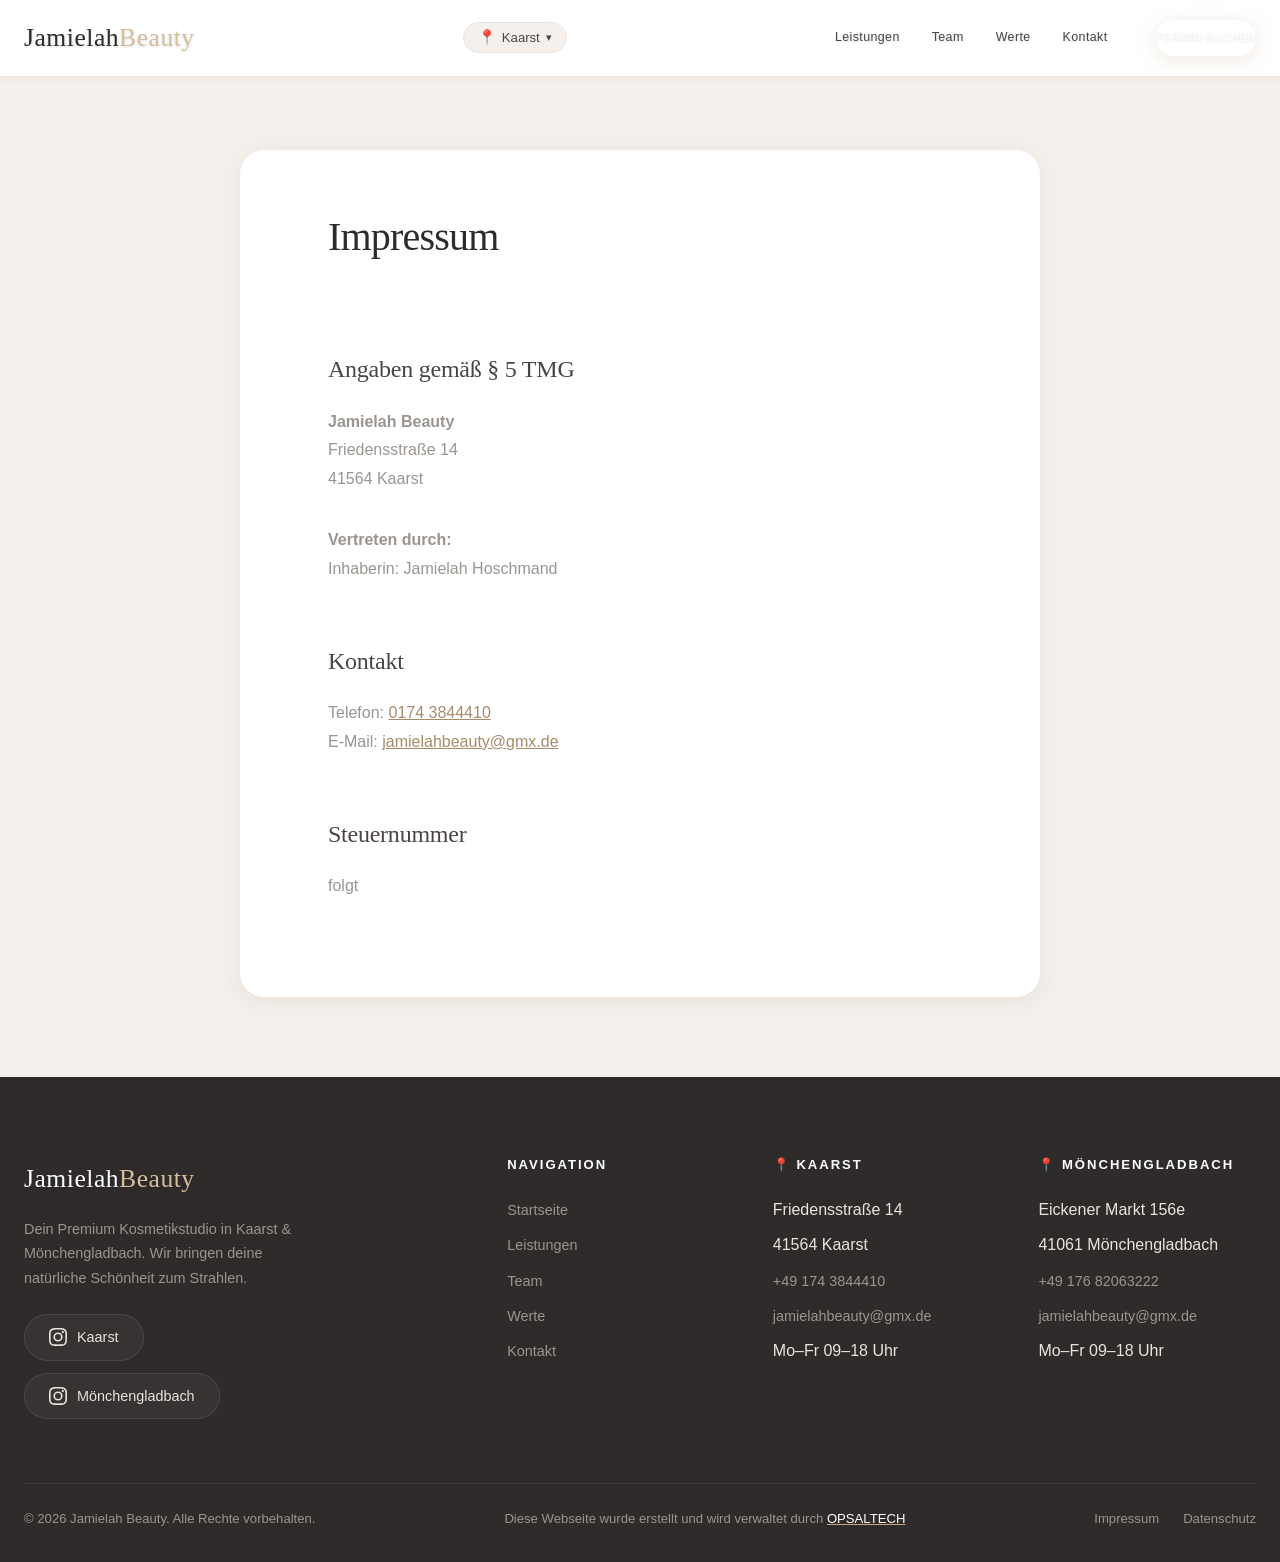
<file: impressum.html>
<!DOCTYPE html>
<html lang="de">
<head>
  <meta charset="UTF-8">
  <meta name="viewport" content="width=device-width, initial-scale=1.0">
  <meta http-equiv="Content-Security-Policy" content="default-src 'self'; style-src 'self' 'unsafe-inline' https://fonts.googleapis.com; font-src 'self' data: https://fonts.gstatic.com; img-src 'self' data: https: 'unsafe-inline'; script-src 'self' 'unsafe-inline'; connect-src 'self';">
  <title>Impressum – Jamielah Beauty</title>
  <meta name="robots" content="noindex, follow">
  <link rel="stylesheet" href="styles.css">
  <link rel="icon" type="image/svg+xml" href="data:image/svg+xml,%3Csvg xmlns='http://www.w3.org/2000/svg' viewBox='0 0 100 100'%3E%3Ctext y='.9em' font-size='90'%3E✨%3C/text%3E%3C/svg%3E">
</head>
<body class="subpage">

  <!-- ======== HEADER / NAVIGATION ======== -->
  <header class="site-header scrolled" id="site-header">
    <nav class="container header-inner" aria-label="Hauptnavigation">
      <a href="index.html" class="logo" aria-label="Jamielah Beauty – Startseite">Jamielah<span>Beauty</span></a>

      <div class="location-selector" id="location-selector">
        <button class="location-toggle" id="location-toggle" aria-expanded="false" aria-haspopup="listbox">
          <span class="location-pin" aria-hidden="true">📍</span>
          <span class="location-current" id="location-current">Kaarst</span>
          <span class="location-arrow" aria-hidden="true">▾</span>
        </button>
        <ul class="location-dropdown" id="location-dropdown" role="listbox" aria-label="Standort wählen">
          <li role="option" data-location="kaarst" class="active" aria-selected="true">
            <span class="loc-name">Kaarst</span>
            <span class="loc-address">Friedensstraße 14</span>
          </li>
          <li role="option" data-location="moenchengladbach" aria-selected="false">
            <span class="loc-name">Mönchengladbach</span>
            <span class="loc-address">Eickener Markt 156e</span>
          </li>
        </ul>
      </div>

      <div class="nav-links" id="nav-links" role="navigation">
        <a href="index.html#services">Leistungen</a>
        <a href="index.html#team">Team</a>
        <a href="index.html#values">Werte</a>
        <a href="index.html#contact">Kontakt</a>
        <a href="index.html#contact" class="btn btn-primary nav-cta">Termin buchen</a>
      </div>

      <button class="menu-toggle" id="menu-toggle" aria-label="Menü öffnen" aria-expanded="false" aria-controls="nav-links">
        <span></span>
        <span></span>
        <span></span>
      </button>
    </nav>
    <div class="mobile-overlay" id="mobile-overlay"></div>
  </header>

  <main>
    <section class="legal-section">
      <div class="container legal-content reveal">
        <h1>Impressum</h1>
        
        <h2>Angaben gemäß § 5 TMG</h2>
        <address>
          <strong>Jamielah Beauty</strong><br>
          Friedensstraße 14<br>
          41564 Kaarst
        </address>

        <p>
          <strong>Vertreten durch:</strong><br>
          Inhaberin: Jamielah Hoschmand
        </p>

        <h2>Kontakt</h2>
        <p>
          Telefon: <a href="tel:+491743844410">0174 3844410</a><br>
          E-Mail: <a href="mailto:jamielahbeauty@gmx.de">jamielahbeauty@gmx.de</a>
        </p>

        <h2>Steuernummer</h2>
        <p>
          folgt
        </p>

      </div>
    </section>
  </main>

  <!-- ======== FOOTER ======== -->
  <footer class="site-footer" role="contentinfo">
    <div class="container">
      <div class="footer-grid">
        <!-- Brand Column -->
        <div class="footer-brand">
          <a href="index.html" class="logo">Jamielah<span>Beauty</span></a>
          <p>Dein Premium Kosmetikstudio in Kaarst & Mönchengladbach. Wir bringen deine natürliche Schönheit zum Strahlen.</p>
          <div class="footer-social">
            <a href="https://www.instagram.com/jamielahbeauty/" target="_blank" rel="noopener noreferrer" class="footer-insta-btn" aria-label="Instagram Kaarst">
              <svg width="18" height="18" viewBox="0 0 24 24" fill="currentColor"><path d="M12 2.163c3.204 0 3.584.012 4.85.07 3.252.148 4.771 1.691 4.919 4.919.058 1.265.069 1.645.069 4.849 0 3.205-.012 3.584-.069 4.849-.149 3.225-1.664 4.771-4.919 4.919-1.266.058-1.644.07-4.85.07-3.204 0-3.584-.012-4.849-.07-3.26-.149-4.771-1.699-4.919-4.92-.058-1.265-.07-1.644-.07-4.849 0-3.204.013-3.583.07-4.849.149-3.227 1.664-4.771 4.919-4.919 1.266-.057 1.645-.069 4.849-.069zM12 0C8.741 0 8.333.014 7.053.072 2.695.272.273 2.69.073 7.052.014 8.333 0 8.741 0 12c0 3.259.014 3.668.072 4.948.2 4.358 2.618 6.78 6.98 6.98C8.333 23.986 8.741 24 12 24c3.259 0 3.668-.014 4.948-.072 4.354-.2 6.782-2.618 6.979-6.98.059-1.28.073-1.689.073-4.948 0-3.259-.014-3.667-.072-4.947-.196-4.354-2.617-6.78-6.979-6.98C15.668.014 15.259 0 12 0zm0 5.838a6.162 6.162 0 100 12.324 6.162 6.162 0 000-12.324zM12 16a4 4 0 110-8 4 4 0 010 8zm6.406-11.845a1.44 1.44 0 100 2.881 1.44 1.44 0 000-2.881z"/></svg>
              <span>Kaarst</span>
            </a>
            <a href="https://www.instagram.com/jamielah.beauty.mg/" target="_blank" rel="noopener noreferrer" class="footer-insta-btn" aria-label="Instagram Mönchengladbach">
              <svg width="18" height="18" viewBox="0 0 24 24" fill="currentColor"><path d="M12 2.163c3.204 0 3.584.012 4.85.07 3.252.148 4.771 1.691 4.919 4.919.058 1.265.069 1.645.069 4.849 0 3.205-.012 3.584-.069 4.849-.149 3.225-1.664 4.771-4.919 4.919-1.266.058-1.644.07-4.85.07-3.204 0-3.584-.012-4.849-.07-3.26-.149-4.771-1.699-4.919-4.92-.058-1.265-.07-1.644-.07-4.849 0-3.204.013-3.583.07-4.849.149-3.227 1.664-4.771 4.919-4.919 1.266-.057 1.645-.069 4.849-.069zM12 0C8.741 0 8.333.014 7.053.072 2.695.272.273 2.69.073 7.052.014 8.333 0 8.741 0 12c0 3.259.014 3.668.072 4.948.2 4.358 2.618 6.78 6.98 6.98C8.333 23.986 8.741 24 12 24c3.259 0 3.668-.014 4.948-.072 4.354-.2 6.782-2.618 6.979-6.98.059-1.28.073-1.689.073-4.948 0-3.259-.014-3.667-.072-4.947-.196-4.354-2.617-6.78-6.979-6.98C15.668.014 15.259 0 12 0zm0 5.838a6.162 6.162 0 100 12.324 6.162 6.162 0 000-12.324zM12 16a4 4 0 110-8 4 4 0 010 8zm6.406-11.845a1.44 1.44 0 100 2.881 1.44 1.44 0 000-2.881z"/></svg>
              <span>Mönchengladbach</span>
            </a>
          </div>
        </div>

        <!-- Quick Links -->
        <nav class="footer-column" aria-label="Quick Links">
          <h4>Navigation</h4>
          <ul>
            <li><a href="index.html#hero">Startseite</a></li>
            <li><a href="index.html#services">Leistungen</a></li>
            <li><a href="index.html#team">Team</a></li>
            <li><a href="index.html#values">Werte</a></li>
            <li><a href="index.html#contact">Kontakt</a></li>
          </ul>
        </nav>

        <!-- Kaarst -->
        <div class="footer-column">
          <h4>📍 Kaarst</h4>
          <ul>
            <li>Friedensstraße 14</li>
            <li>41564 Kaarst</li>
            <li><a href="tel:+491743844410">+49 174 3844410</a></li>
            <li><a href="mailto:jamielahbeauty@gmx.de">jamielahbeauty@gmx.de</a></li>
            <li>Mo–Fr 09–18 Uhr</li>
          </ul>
        </div>

        <!-- Mönchengladbach -->
        <div class="footer-column">
          <h4>📍 Mönchengladbach</h4>
          <ul>
            <li>Eickener Markt 156e</li>
            <li>41061 Mönchengladbach</li>
            <li><a href="tel:+4917682063222">+49 176 82063222</a></li>
            <li><a href="mailto:jamielahbeauty@gmx.de">jamielahbeauty@gmx.de</a></li>
            <li>Mo–Fr 09–18 Uhr</li>
          </ul>
        </div>
      </div>

      <!-- Footer Bottom -->
      <div class="footer-bottom">
        <p>&copy; 2026 Jamielah Beauty. Alle Rechte vorbehalten.</p>
        <p class="footer-creator">Diese Webseite wurde erstellt und wird verwaltet durch <a href="https://www.opsaltech.de" target="_blank" rel="noopener noreferrer">OPSALTECH</a></p>
        <div class="footer-legal">
          <a href="impressum.html">Impressum</a>
          <a href="datenschutz.html">Datenschutz</a>
        </div>
      </div>
    </div>
  </footer>

  <script src="script.js"></script>
</body>
</html>
</file>
<file: styles.css>
/* ============================================
   JAMIELAH BEAUTY – Design System & Styles
   2026 Premium Cosmetics Website
   ============================================ */

/* ---------- Google Fonts ---------- */
@import url('https://fonts.googleapis.com/css2?family=Cormorant+Garamond:ital,wght@0,300;0,400;0,500;0,600;0,700;1,300;1,400&family=Outfit:wght@300;400;500;600;700&display=swap');

/* ---------- CSS Custom Properties ---------- */
:root {
  /* Colors */
  --color-cream: #F5F0EB;
  --color-cream-dark: #EDE6DE;
  --color-white: #FFFFFF;
  --color-grey-lightest: #F0EDEA;
  --color-grey-light: #E8E4E0;
  --color-grey: #9A9590;
  --color-grey-dark: #4A4543;
  --color-grey-darkest: #2E2B2A;
  --color-accent: #C4A882;
  --color-accent-light: #D4BE9E;
  --color-accent-dark: #A68B6B;
  --color-accent-glow: rgba(196, 168, 130, 0.25);

  /* Typography */
  --font-heading: 'Cormorant Garamond', Georgia, 'Times New Roman', serif;
  --font-body: 'Outfit', -apple-system, BlinkMacSystemFont, 'Segoe UI', sans-serif;

  /* Spacing – 8px grid */
  --space-1: 8px;
  --space-2: 16px;
  --space-3: 24px;
  --space-4: 32px;
  --space-5: 40px;
  --space-6: 48px;
  --space-7: 56px;
  --space-8: 64px;
  --space-10: 80px;
  --space-12: 96px;
  --space-16: 128px;

  /* Sizing */
  --max-width: 1280px;
  --max-width-narrow: 960px;

  /* Shadows */
  --shadow-sm: 0 2px 8px rgba(74, 69, 67, 0.06);
  --shadow-md: 0 4px 24px rgba(74, 69, 67, 0.08);
  --shadow-lg: 0 8px 48px rgba(74, 69, 67, 0.10);
  --shadow-glass: 0 8px 32px rgba(74, 69, 67, 0.06);

  /* Borders */
  --radius-sm: 8px;
  --radius-md: 16px;
  --radius-lg: 24px;
  --radius-xl: 32px;
  --radius-full: 9999px;

  /* Transitions */
  --ease-out-expo: cubic-bezier(0.16, 1, 0.3, 1);
  --ease-out-quart: cubic-bezier(0.25, 1, 0.5, 1);
  --transition-fast: 200ms var(--ease-out-quart);
  --transition-base: 400ms var(--ease-out-expo);
  --transition-slow: 700ms var(--ease-out-expo);
  --transition-reveal: 900ms var(--ease-out-expo);

  /* Glass */
  --glass-bg: rgba(255, 255, 255, 0.65);
  --glass-bg-heavy: rgba(255, 255, 255, 0.85);
  --glass-border: rgba(255, 255, 255, 0.35);
  --glass-blur: 20px;
}

/* ---------- Reset & Base ---------- */
*,
*::before,
*::after {
  box-sizing: border-box;
  margin: 0;
  padding: 0;
}

html {
  scroll-behavior: smooth;
  -webkit-font-smoothing: antialiased;
  -moz-osx-font-smoothing: grayscale;
  font-size: 16px;
}

body {
  font-family: var(--font-body);
  font-weight: 400;
  line-height: 1.7;
  color: var(--color-grey-dark);
  background-color: var(--color-cream);
  overflow-x: hidden;
}

img {
  max-width: 100%;
  height: auto;
  display: block;
}

a {
  text-decoration: none;
  color: inherit;
  transition: color var(--transition-fast);
}

ul, ol {
  list-style: none;
}

button {
  font-family: inherit;
  cursor: pointer;
  border: none;
  background: none;
}

input, textarea, select {
  font-family: inherit;
  font-size: inherit;
}

/* ---------- Typography ---------- */
h1, h2, h3, h4, h5, h6 {
  font-family: var(--font-heading);
  font-weight: 400;
  line-height: 1.15;
  color: var(--color-grey-darkest);
}

h1 { font-size: clamp(2.8rem, 6vw, 5.5rem); letter-spacing: -0.02em; }
h2 { font-size: clamp(2rem, 4vw, 3.2rem); letter-spacing: -0.01em; }
h3 { font-size: clamp(1.4rem, 2.5vw, 1.8rem); }
h4 { font-size: clamp(1.1rem, 1.5vw, 1.3rem); }

.section-label {
  font-family: var(--font-body);
  font-size: 0.8rem;
  font-weight: 600;
  letter-spacing: 0.2em;
  text-transform: uppercase;
  color: var(--color-accent);
  margin-bottom: var(--space-2);
  display: block;
}

.section-heading {
  margin-bottom: var(--space-3);
}

.section-subtext {
  font-size: 1.05rem;
  color: var(--color-grey);
  max-width: 560px;
  line-height: 1.8;
}

/* ---------- Layout Utilities ---------- */
.container {
  width: 100%;
  max-width: var(--max-width);
  margin-inline: auto;
  padding-inline: var(--space-3);
}

.container-narrow {
  max-width: var(--max-width-narrow);
}

section {
  padding-block: var(--space-12);
}

/* ---------- Buttons ---------- */
.btn {
  display: inline-flex;
  align-items: center;
  justify-content: center;
  gap: var(--space-1);
  font-family: var(--font-body);
  font-size: 0.88rem;
  font-weight: 500;
  letter-spacing: 0.08em;
  text-transform: uppercase;
  padding: var(--space-2) var(--space-5);
  border-radius: var(--radius-full);
  transition: all var(--transition-base);
  position: relative;
  overflow: hidden;
}

.btn-primary {
  background: var(--color-accent);
  color: var(--color-white);
  box-shadow: 0 4px 20px var(--color-accent-glow);
}

.btn-primary:hover {
  background: var(--color-accent-dark);
  transform: translateY(-2px);
  box-shadow: 0 8px 32px var(--color-accent-glow);
}

.btn-primary::after {
  content: '';
  position: absolute;
  top: -50%;
  left: -60%;
  width: 40%;
  height: 200%;
  background: linear-gradient(
    90deg,
    transparent,
    rgba(255, 255, 255, 0.25),
    transparent
  );
  transform: skewX(-20deg);
  animation: shimmer 4s ease-in-out infinite;
}

.btn-outline {
  background: transparent;
  color: var(--color-grey-dark);
  border: 1.5px solid var(--color-grey-light);
}

.btn-outline:hover {
  border-color: var(--color-accent);
  color: var(--color-accent-dark);
  background: rgba(196, 168, 130, 0.06);
}

/* ---------- Glassmorphism Components ---------- */
.glass {
  background: var(--glass-bg);
  backdrop-filter: blur(var(--glass-blur));
  -webkit-backdrop-filter: blur(var(--glass-blur));
  border: 1px solid var(--glass-border);
  box-shadow: var(--shadow-glass);
}

.glass-heavy {
  background: var(--glass-bg-heavy);
  backdrop-filter: blur(24px);
  -webkit-backdrop-filter: blur(24px);
}

/* ============================================
   HEADER & NAVIGATION
   ============================================ */
.site-header {
  position: fixed;
  top: 0;
  left: 0;
  width: 100%;
  z-index: 1000;
  padding: var(--space-2) 0;
  transition: all var(--transition-base);
}

.site-header.scrolled {
  background: var(--glass-bg-heavy);
  backdrop-filter: blur(var(--glass-blur));
  -webkit-backdrop-filter: blur(var(--glass-blur));
  border-bottom: 1px solid var(--glass-border);
  box-shadow: var(--shadow-sm);
  padding: var(--space-1) 0;
}

.site-header.scrolled .nav-links a {
  color: var(--color-grey-dark);
  text-shadow: none;
}

.site-header.scrolled .nav-cta {
  color: var(--color-white) !important;
  background: var(--color-accent) !important;
  border-color: var(--color-accent) !important;
}

.site-header.scrolled .logo {
  color: var(--color-grey-darkest);
}

.header-inner {
  display: flex;
  align-items: center;
  justify-content: space-between;
}

.logo {
  font-family: var(--font-heading);
  font-size: 1.6rem;
  font-weight: 500;
  color: var(--color-white);
  letter-spacing: 0.02em;
  text-shadow: 0 1px 3px rgba(0, 0, 0, 0.15);
}

.logo span {
  color: var(--color-accent-light);
}

.site-header.scrolled .logo span {
  color: var(--color-accent);
}

.nav-links {
  display: flex;
  align-items: center;
  gap: var(--space-4);
}

.nav-links a {
  font-size: 0.78rem;
  font-weight: 500;
  letter-spacing: 0.03em;
  color: var(--color-white);
  position: relative;
  padding: var(--space-1) 0;
  text-shadow: 0 1px 3px rgba(0, 0, 0, 0.15);
}
.nav-links a::after {
  content: '';
  position: absolute;
  left: 0;
  bottom: 0;
  width: 0;
  height: 1.5px;
  background: var(--color-accent);
  transition: width var(--transition-base);
}

.nav-links a:hover::after,
.nav-links a.active::after {
  width: 100%;
}

.nav-cta {
  margin-left: var(--space-2);
  font-size: 0.72rem !important;
  color: var(--color-white) !important;
  border-color: rgba(255, 255, 255, 0.5) !important;
  background: rgba(255, 255, 255, 0.1) !important;
  backdrop-filter: blur(8px);
  -webkit-backdrop-filter: blur(8px);
  text-shadow: none;
  padding: 8px 36px; /* Wider button */
  border-radius: var(--radius-full);
}

.nav-cta:hover {
  background: var(--color-accent) !important;
  border-color: var(--color-accent) !important;
}
/* Location Selector */
.location-selector {
  position: relative;
}

.location-toggle {
  display: flex;
  align-items: center;
  gap: 6px;
  padding: 6px 14px;
  border-radius: var(--radius-full);
  background: var(--color-cream);
  border: 1.5px solid var(--color-grey-light);
  font-size: 0.82rem;
  font-weight: 500;
  color: var(--color-grey-dark);
  transition: all var(--transition-fast);
  cursor: pointer;
}

.location-toggle:hover {
  border-color: var(--color-accent);
  background: var(--color-white);
}

.location-pin {
  font-size: 0.9rem;
}

.location-arrow {
  font-size: 0.7rem;
  transition: transform var(--transition-fast);
}

.location-selector.open .location-arrow {
  transform: rotate(180deg);
}

.location-dropdown {
  position: absolute;
  top: calc(100% + 8px);
  left: 50%;
  transform: translateX(-50%);
  min-width: 240px;
  background: var(--color-white);
  border-radius: var(--radius-md);
  box-shadow: var(--shadow-lg);
  border: 1px solid var(--color-grey-light);
  padding: var(--space-1);
  opacity: 0;
  visibility: hidden;
  transform: translateX(-50%) translateY(-8px);
  transition: all var(--transition-base);
  z-index: 1020;
}

.location-selector.open .location-dropdown {
  opacity: 1;
  visibility: visible;
  transform: translateX(-50%) translateY(0);
}

.location-dropdown li {
  display: flex;
  flex-direction: column;
  padding: var(--space-1) var(--space-2);
  border-radius: var(--radius-sm);
  cursor: pointer;
  transition: background var(--transition-fast);
}

.location-dropdown li:hover {
  background: var(--color-cream);
}

.location-dropdown li.active {
  background: var(--color-cream);
}

.location-dropdown li.active .loc-name {
  color: var(--color-accent-dark);
}

.loc-name {
  font-size: 0.9rem;
  font-weight: 600;
  color: var(--color-grey-dark);
}

.loc-address {
  font-size: 0.78rem;
  color: var(--color-grey);
}

/* Mobile Menu Toggle */
.menu-toggle {
  display: none;
  flex-direction: column;
  gap: 6px;
  width: 28px;
  height: 28px;
  justify-content: center;
  z-index: 1010;
}

.menu-toggle span {
  display: block;
  width: 100%;
  height: 2px;
  background: var(--color-grey-dark);
  border-radius: 2px;
  transition: all var(--transition-base);
  transform-origin: center;
}

.menu-toggle.active span:nth-child(1) {
  transform: translateY(8px) rotate(45deg);
}

.menu-toggle.active span:nth-child(2) {
  opacity: 0;
  transform: scaleX(0);
}

.menu-toggle.active span:nth-child(3) {
  transform: translateY(-8px) rotate(-45deg);
}

/* ============================================
   HERO SECTION
   ============================================ */
.hero {
  min-height: 100vh;
  display: flex;
  align-items: center;
  position: relative;
  overflow: hidden;
  padding-top: var(--space-10);
}

.hero-bg {
  position: absolute;
  inset: 0;
  z-index: 0;
}

.hero-bg-image {
  width: 100%;
  height: 100%;
  object-fit: cover;
  object-position: center 20%;
}

.hero-bg-overlay {
  position: absolute;
  inset: 0;
  background: linear-gradient(
    135deg,
    rgba(245, 240, 235, 0.88) 0%,
    rgba(245, 240, 235, 0.75) 40%,
    rgba(245, 240, 235, 0.55) 100%
  );
}

.hero-bg::before {
  content: '';
  position: absolute;
  top: -20%;
  right: -10%;
  width: 70%;
  height: 120%;
  background: radial-gradient(
    ellipse at 60% 40%,
    var(--color-accent-glow) 0%,
    transparent 70%
  );
  filter: blur(80px);
  animation: floatOrb 12s ease-in-out infinite;
  z-index: 1;
}

.hero-bg::after {
  content: '';
  position: absolute;
  bottom: -10%;
  left: -5%;
  width: 50%;
  height: 80%;
  background: radial-gradient(
    ellipse at 30% 70%,
    rgba(232, 228, 224, 0.5) 0%,
    transparent 70%
  );
  filter: blur(60px);
  animation: floatOrb 15s ease-in-out infinite reverse;
  z-index: 1;
}

.hero-content {
  position: relative;
  z-index: 1;
  max-width: 800px;
}

.hero-label {
  font-family: var(--font-body);
  font-size: 0.82rem;
  font-weight: 600;
  letter-spacing: 0.25em;
  text-transform: uppercase;
  color: var(--color-accent);
  margin-bottom: var(--space-3);
  opacity: 0;
  transform: translateY(20px);
  animation: fadeUp 0.8s var(--ease-out-expo) 0.3s forwards;
}

.hero-heading {
  font-size: clamp(3rem, 7vw, 5.8rem);
  font-weight: 300;
  line-height: 1.05;
  letter-spacing: -0.03em;
  color: var(--color-grey-darkest);
  margin-bottom: var(--space-4);
}

.hero-heading .word {
  display: inline-block;
  overflow: hidden;
  vertical-align: bottom;
  margin-right: 0.25em;
}

.hero-heading .word-inner {
  display: inline-block;
  opacity: 0;
  transform: translateY(110%);
  animation: flyIn 1s var(--ease-out-expo) forwards;
}

.hero-heading .word:nth-child(1) .word-inner { animation-delay: 0.5s; }
.hero-heading .word:nth-child(2) .word-inner { animation-delay: 0.62s; }
.hero-heading .word:nth-child(3) .word-inner { animation-delay: 0.74s; }
.hero-heading .word:nth-child(4) .word-inner { animation-delay: 0.86s; }
.hero-heading .word:nth-child(5) .word-inner { animation-delay: 0.98s; }
.hero-heading .word:nth-child(6) .word-inner { animation-delay: 1.1s; }

.hero-heading em {
  font-style: italic;
  font-weight: 400;
  color: var(--color-accent-dark);
}

.btn-outline-hero {
  color: var(--color-grey-darkest);
  border-color: var(--color-grey-dark);
  background: rgba(255, 255, 255, 0.3);
  backdrop-filter: blur(8px);
  -webkit-backdrop-filter: blur(8px);
}

.btn-outline-hero:hover {
  border-color: var(--color-accent);
  color: var(--color-accent-dark);
  background: rgba(255, 255, 255, 0.5);
}

.hero-scroll-indicator span,
.hero-subtext {
  color: var(--color-grey-dark);
}

.hero-subtext {
  font-size: 1.15rem;
  color: var(--color-grey);
  max-width: 480px;
  line-height: 1.8;
  margin-bottom: var(--space-5);
  opacity: 0;
  transform: translateY(20px);
  animation: fadeUp 0.8s var(--ease-out-expo) 1.3s forwards;
}

.hero-actions {
  display: flex;
  align-items: center;
  gap: var(--space-3);
  opacity: 0;
  transform: translateY(20px);
  animation: fadeUp 0.8s var(--ease-out-expo) 1.5s forwards;
}

.hero-scroll-indicator {
  position: absolute;
  bottom: var(--space-5);
  left: 50%;
  transform: translateX(-50%);
  display: flex;
  flex-direction: column;
  align-items: center;
  gap: var(--space-1);
  opacity: 0;
  animation: fadeUp 0.8s var(--ease-out-expo) 2s forwards;
}

.hero-scroll-indicator span {
  font-size: 0.72rem;
  letter-spacing: 0.15em;
  text-transform: uppercase;
  color: var(--color-grey);
}

.scroll-line {
  width: 1px;
  height: 48px;
  background: var(--color-grey-light);
  position: relative;
  overflow: hidden;
}

.scroll-line::after {
  content: '';
  position: absolute;
  top: -100%;
  left: 0;
  width: 100%;
  height: 50%;
  background: var(--color-accent);
  animation: scrollDown 2s ease-in-out infinite;
}

/* ============================================
   SERVICES SECTION
   ============================================ */
.services {
  background: var(--color-white);
  position: relative;
}

.services-header {
  text-align: center;
  margin-bottom: var(--space-8);
}

.services-header .section-subtext {
  margin-inline: auto;
}

.services-grid {
  display: grid;
  grid-template-columns: repeat(3, 1fr);
  gap: var(--space-3);
}

.service-card {
  background: var(--color-cream);
  border-radius: var(--radius-md);
  padding: var(--space-5);
  position: relative;
  overflow: hidden;
  transition: all var(--transition-base);
  border: 1px solid transparent;
  display: flex;
  flex-direction: column;
}

.service-card::before {
  content: '';
  position: absolute;
  top: 0;
  left: 0;
  width: 100%;
  height: 3px;
  background: linear-gradient(90deg, var(--color-accent-light), var(--color-accent));
  transform: scaleX(0);
  transform-origin: left;
  transition: transform var(--transition-base);
}

.service-card:hover {
  transform: translateY(-4px);
  border-color: var(--color-grey-light);
  box-shadow: var(--shadow-lg);
  background: var(--color-white);
}

.service-card:hover::before {
  transform: scaleX(1);
}

.service-icon {
  width: 56px;
  height: 56px;
  border-radius: var(--radius-sm);
  background: linear-gradient(135deg, var(--color-accent-light), var(--color-accent));
  display: flex;
  align-items: center;
  justify-content: center;
  margin-bottom: var(--space-3);
  font-size: 1.5rem;
  color: var(--color-white);
  transition: transform var(--transition-base);
}

.service-card:hover .service-icon {
  transform: scale(1.08) rotate(-3deg);
}

.service-card h3 {
  margin-bottom: var(--space-1);
}

.service-card p {
  font-size: 0.92rem;
  color: var(--color-grey);
  line-height: 1.7;
  margin-bottom: var(--space-3);
}

.service-price {
  font-family: var(--font-heading);
  font-size: 1.2rem;
  color: var(--color-accent-dark);
  font-weight: 500;
  display: block;
  margin-bottom: var(--space-2);
}

.btn-services-detail {
  display: inline-flex;
  align-items: center;
  gap: 6px;
  font-family: var(--font-body);
  font-size: 0.78rem;
  font-weight: 500;
  letter-spacing: 0.06em;
  text-transform: uppercase;
  color: var(--color-accent-dark);
  background: transparent;
  border: 1.5px solid var(--color-accent-light);
  border-radius: var(--radius-full);
  padding: 8px 20px;
  cursor: pointer;
  transition: all var(--transition-base);
  margin-top: auto;
}

.btn-services-detail:hover {
  background: var(--color-accent);
  border-color: var(--color-accent);
  color: var(--color-white);
  transform: translateY(-2px);
  box-shadow: 0 4px 16px var(--color-accent-glow);
}

/* ============================================
   SERVICE MODALS
   ============================================ */
.service-modal-overlay {
  position: fixed;
  inset: 0;
  z-index: 2000;
  background: rgba(46, 43, 42, 0.5);
  backdrop-filter: blur(8px);
  -webkit-backdrop-filter: blur(8px);
  display: flex;
  align-items: center;
  justify-content: center;
  padding: var(--space-3);
  opacity: 0;
  visibility: hidden;
  transition: all var(--transition-base);
}

.service-modal-overlay.active {
  opacity: 1;
  visibility: visible;
}

.service-modal {
  background: var(--color-white);
  border-radius: var(--radius-lg);
  box-shadow: var(--shadow-lg);
  max-width: 520px;
  width: 100%;
  max-height: 85vh;
  overflow-y: auto;
  position: relative;
  transform: translateY(24px) scale(0.96);
  transition: transform var(--transition-base);
}

.service-modal-overlay.active .service-modal {
  transform: translateY(0) scale(1);
}

.service-modal-wide {
  max-width: 600px;
}

.modal-close {
  position: absolute;
  top: var(--space-2);
  right: var(--space-2);
  width: 40px;
  height: 40px;
  border-radius: 50%;
  background: var(--color-cream);
  border: none;
  font-size: 1.4rem;
  color: var(--color-grey-dark);
  display: flex;
  align-items: center;
  justify-content: center;
  cursor: pointer;
  transition: all var(--transition-fast);
  z-index: 10;
}

.modal-close:hover {
  background: var(--color-grey-light);
  transform: rotate(90deg);
}

.modal-header {
  padding: var(--space-5) var(--space-5) var(--space-2);
  text-align: center;
  border-bottom: 1px solid var(--color-grey-lightest);
}

.modal-icon {
  font-size: 2rem;
  display: block;
  margin-bottom: var(--space-1);
}

.modal-header h3 {
  font-size: 1.6rem;
  margin-bottom: 4px;
}

.modal-subtitle {
  font-size: 0.82rem;
  color: var(--color-grey);
  letter-spacing: 0.1em;
  text-transform: uppercase;
  margin-bottom: var(--space-1);
}

.modal-body {
  padding: var(--space-3) var(--space-4) var(--space-5);
}

.price-table-heading {
  font-family: var(--font-body);
  font-size: 0.78rem;
  font-weight: 600;
  letter-spacing: 0.15em;
  text-transform: uppercase;
  color: var(--color-accent);
  margin-top: var(--space-3);
  margin-bottom: var(--space-2);
  padding-bottom: var(--space-1);
  border-bottom: 1px solid var(--color-grey-lightest);
}

.price-table {
  width: 100%;
  border-collapse: collapse;
}

.price-table tr {
  border-bottom: 1px solid var(--color-grey-lightest);
  transition: background var(--transition-fast);
}

.price-table tr:last-child {
  border-bottom: none;
}

.price-table tr:hover {
  background: var(--color-cream);
}

.price-table td {
  padding: 12px 0;
  font-size: 0.92rem;
}

.price-table td:first-child {
  color: var(--color-grey-darkest);
  font-weight: 500;
  padding-right: var(--space-3);
}

.price-table td:last-child {
  text-align: right;
  white-space: nowrap;
  font-family: var(--font-heading);
  font-size: 1.05rem;
  font-weight: 500;
  color: var(--color-accent-dark);
}

.price-note {
  display: block;
  font-size: 0.78rem;
  font-weight: 400;
  color: var(--color-grey);
  margin-top: 2px;
}

/* ============================================
   TEAM SECTION
   ============================================ */
.team {
  position: relative;
}

.team-header {
  text-align: center;
  margin-bottom: var(--space-8);
}

.team-header .section-subtext {
  margin-inline: auto;
}

.team-grid {
  display: grid;
  grid-template-columns: repeat(3, 1fr);
  gap: var(--space-4);
  max-width: 1000px;
  margin-inline: auto;
}

.team-grid-2 {
  grid-template-columns: repeat(2, 1fr);
  max-width: 720px;
}

.team-card {
  text-align: center;
  position: relative;
}

.team-photo-wrapper {
  position: relative;
  width: 100%;
  aspect-ratio: 3/4;
  border-radius: var(--radius-lg);
  overflow: hidden;
  margin-bottom: var(--space-3);
}

.team-photo-wrapper img {
  width: 100%;
  height: 100%;
  object-fit: cover;
  transition: transform var(--transition-slow);
}

.team-card:hover .team-photo-wrapper img {
  transform: scale(1.05);
}

.team-overlay {
  position: absolute;
  inset: 0;
  background: linear-gradient(
    to top,
    rgba(46, 43, 42, 0.7) 0%,
    transparent 50%
  );
  opacity: 0;
  transition: opacity var(--transition-base);
  display: flex;
  align-items: flex-end;
  padding: var(--space-3);
}

.team-card:hover .team-overlay {
  opacity: 1;
}

.team-overlay p {
  color: var(--color-white);
  font-size: 0.88rem;
  line-height: 1.6;
}

.team-card h3 {
  font-size: 1.3rem;
  margin-bottom: 4px;
}

.team-card .team-role {
  font-size: 0.85rem;
  color: var(--color-accent);
  font-weight: 500;
  letter-spacing: 0.05em;
}

/* ============================================
   VALUES SECTION
   ============================================ */
.values {
  background: var(--color-white);
  position: relative;
  overflow: hidden;
}

.values::before {
  content: '';
  position: absolute;
  top: 50%;
  left: 50%;
  transform: translate(-50%, -50%);
  width: 600px;
  height: 600px;
  background: radial-gradient(
    circle,
    var(--color-accent-glow) 0%,
    transparent 70%
  );
  filter: blur(80px);
  pointer-events: none;
}

.values-header {
  text-align: center;
  margin-bottom: var(--space-8);
  position: relative;
  z-index: 1;
}

.values-header .section-subtext {
  margin-inline: auto;
}

.values-grid {
  display: grid;
  grid-template-columns: repeat(4, 1fr);
  gap: var(--space-3);
  position: relative;
  z-index: 1;
}

.value-card {
  text-align: center;
  padding: var(--space-5) var(--space-3);
  border-radius: var(--radius-md);
  background: var(--glass-bg);
  backdrop-filter: blur(16px);
  -webkit-backdrop-filter: blur(16px);
  border: 1px solid var(--glass-border);
  transition: all var(--transition-base);
}

.value-card:hover {
  transform: translateY(-6px);
  box-shadow: var(--shadow-lg);
  background: var(--color-white);
}

.value-icon {
  width: 72px;
  height: 72px;
  border-radius: 50%;
  background: var(--color-cream);
  display: flex;
  align-items: center;
  justify-content: center;
  margin: 0 auto var(--space-3);
  font-size: 1.8rem;
  transition: all var(--transition-base);
}

.value-card:hover .value-icon {
  background: linear-gradient(135deg, var(--color-accent-light), var(--color-accent));
  transform: scale(1.1);
}

.value-card:hover .value-icon span {
  filter: brightness(10);
}

.value-card h3 {
  margin-bottom: var(--space-1);
  font-size: 1.3rem;
}

.value-card p {
  font-size: 0.9rem;
  color: var(--color-grey);
  line-height: 1.7;
}

/* ============================================
   CONTACT SECTION
   ============================================ */
.contact {
  position: relative;
}

.contact-wrapper {
  display: grid;
  grid-template-columns: 1fr 1fr;
  gap: var(--space-8);
  align-items: start;
}

.contact-info {
  padding-top: var(--space-3);
}

.contact-info h2 {
  margin-bottom: var(--space-3);
}

.contact-info > p {
  color: var(--color-grey);
  margin-bottom: var(--space-4);
  line-height: 1.8;
}

/* Contact Location Tabs */
.contact-location-tabs {
  display: flex;
  gap: var(--space-1);
  margin-bottom: var(--space-4);
  padding: 4px;
  background: var(--color-cream);
  border-radius: var(--radius-full);
  width: fit-content;
}

.contact-tab {
  padding: var(--space-1) var(--space-3);
  border-radius: var(--radius-full);
  font-size: 0.82rem;
  font-weight: 500;
  color: var(--color-grey);
  transition: all var(--transition-base);
  border: none;
  background: none;
  cursor: pointer;
  white-space: nowrap;
}

.contact-tab:hover {
  color: var(--color-grey-dark);
}

.contact-tab.active {
  background: var(--color-white);
  color: var(--color-accent-dark);
  box-shadow: var(--shadow-sm);
}

/* Contact Panels */
.contact-panel:not(.active) {
  display: none !important;
}

.contact-panel.active {
  display: flex;
  animation: fadeUp 0.4s var(--ease-out-expo) forwards;
}

.contact-details {
  display: flex;
  flex-direction: column;
  gap: var(--space-3);
}

.contact-detail-item {
  display: flex;
  align-items: flex-start;
  gap: var(--space-2);
}

.contact-detail-icon {
  width: 40px;
  height: 40px;
  border-radius: var(--radius-sm);
  background: var(--color-cream);
  display: flex;
  align-items: center;
  justify-content: center;
  font-size: 1.1rem;
  flex-shrink: 0;
  color: var(--color-accent-dark);
}

.contact-detail-item h4 {
  font-family: var(--font-body);
  font-size: 0.82rem;
  font-weight: 600;
  letter-spacing: 0.08em;
  text-transform: uppercase;
  color: var(--color-grey);
  margin-bottom: 2px;
}

.contact-detail-item p {
  font-size: 0.95rem;
  color: var(--color-grey-dark);
}

/* Contact WhatsApp Card */
.contact-whatsapp-wrapper {
  background: var(--color-white);
  border-radius: var(--radius-lg);
  padding: var(--space-6);
  box-shadow: var(--shadow-lg);
  border: 1px solid var(--color-grey-light);
  display: flex;
  align-items: center;
  justify-content: center;
}

.whatsapp-card {
  display: flex;
  flex-direction: column;
  align-items: center;
  text-align: center;
  gap: var(--space-3);
  max-width: 400px;
}

.whatsapp-icon-bg {
  width: 84px;
  height: 84px;
  background: linear-gradient(135deg, #25D366, #128C7E);
  color: #ffffff;
  border-radius: 50%;
  display: flex;
  align-items: center;
  justify-content: center;
  margin-bottom: var(--space-2);
  box-shadow: 0 4px 20px rgba(37, 211, 102, 0.4);
  animation: pulse-whatsapp 2s infinite ease-in-out;
}

@keyframes pulse-whatsapp {
  0% { box-shadow: 0 0 0 0 rgba(37, 211, 102, 0.6); }
  70% { box-shadow: 0 0 0 20px rgba(37, 211, 102, 0); transform: scale(1.05); }
  100% { box-shadow: 0 0 0 0 rgba(37, 211, 102, 0); transform: scale(1); }
}

.whatsapp-card h3 {
  font-size: 1.6rem;
  margin-bottom: 0;
}

.whatsapp-card p {
  color: var(--color-grey);
  line-height: 1.6;
}

.btn-whatsapp {
  background: #25D366;
  color: #fff !important;
  border-color: #25D366;
  font-size: 0.95rem;
  padding: var(--space-2) var(--space-5);
  margin-top: var(--space-1);
}

.btn-whatsapp:hover {
  background: #128C7E;
  border-color: #128C7E;
  color: #fff !important;
  box-shadow: 0 4px 20px rgba(37, 211, 102, 0.4);
}

/* ============================================
   FOOTER
   ============================================ */
.site-footer {
  background: var(--color-grey-darkest);
  color: var(--color-grey-light);
  padding-top: var(--space-10);
  padding-bottom: var(--space-4);
}

.footer-grid {
  display: grid;
  grid-template-columns: 2fr 1fr 1fr 1fr;
  gap: var(--space-6);
  margin-bottom: var(--space-8);
}

.footer-brand .logo {
  color: var(--color-white);
  margin-bottom: var(--space-2);
  display: inline-block;
}

.footer-brand p {
  font-size: 0.9rem;
  color: var(--color-grey);
  line-height: 1.7;
  max-width: 300px;
}

.footer-column h4 {
  font-family: var(--font-body);
  font-size: 0.82rem;
  font-weight: 600;
  letter-spacing: 0.15em;
  text-transform: uppercase;
  color: var(--color-white);
  margin-bottom: var(--space-3);
}

.footer-column ul {
  display: flex;
  flex-direction: column;
  gap: var(--space-1);
}

.footer-column ul li a {
  font-size: 0.9rem;
  color: var(--color-grey);
  transition: color var(--transition-fast);
}

.footer-column ul li a:hover {
  color: var(--color-accent-light);
}

.footer-social {
  display: flex;
  flex-direction: column;
  gap: 12px;
  margin-top: var(--space-3);
}

.footer-social a {
  display: flex;
  align-items: center;
  gap: 10px;
  padding: 10px 24px;
  border-radius: var(--radius-full);
  background: rgba(255, 255, 255, 0.04);
  border: 1px solid rgba(255, 255, 255, 0.1);
  color: var(--color-grey-light);
  font-size: 0.9rem;
  font-weight: 500;
  transition: all var(--transition-fast);
  width: fit-content;
}

.footer-social a svg {
  flex-shrink: 0;
  color: inherit;
}

.footer-social a:hover {
  background: var(--color-accent);
  border-color: var(--color-accent);
  color: var(--color-white);
  transform: translateY(-2px);
  box-shadow: 0 4px 12px rgba(212, 175, 55, 0.3); /* Accent glow */
}

.footer-bottom {
  border-top: 1px solid rgba(255, 255, 255, 0.08);
  padding-top: var(--space-3);
  display: flex;
  align-items: center;
  justify-content: space-between;
  font-size: 0.82rem;
  color: var(--color-grey);
}

.footer-creator {
  text-align: center;
}

.footer-creator a {
  color: var(--color-white);
  font-weight: 500;
  text-decoration: underline;
  text-decoration-color: var(--color-accent);
  transition: color var(--transition-fast);
}

.footer-creator a:hover {
  color: var(--color-accent-light);
}

.footer-legal {
  display: flex;
  gap: var(--space-3);
}

.footer-legal a:hover {
  color: var(--color-accent-light);
}

/* ============================================
   SCROLL-REVEAL ANIMATIONS
   ============================================ */
.reveal {
  opacity: 0;
  transform: translateY(40px);
  transition: opacity var(--transition-reveal), transform var(--transition-reveal);
}

.reveal.revealed {
  opacity: 1;
  transform: translateY(0);
}

.reveal-left {
  opacity: 0;
  transform: translateX(-40px);
  transition: opacity var(--transition-reveal), transform var(--transition-reveal);
}

.reveal-left.revealed {
  opacity: 1;
  transform: translateX(0);
}

.reveal-right {
  opacity: 0;
  transform: translateX(40px);
  transition: opacity var(--transition-reveal), transform var(--transition-reveal);
}

.reveal-right.revealed {
  opacity: 1;
  transform: translateX(0);
}

.reveal-scale {
  opacity: 0;
  transform: scale(0.92);
  transition: opacity var(--transition-reveal), transform var(--transition-reveal);
}

.reveal-scale.revealed {
  opacity: 1;
  transform: scale(1);
}

/* Staggered children */
.stagger-children .reveal {
  transition-delay: calc(var(--stagger-index, 0) * 100ms);
}

/* ============================================
   KEYFRAME ANIMATIONS
   ============================================ */
@keyframes flyIn {
  0% {
    opacity: 0;
    transform: translateY(110%);
  }
  100% {
    opacity: 1;
    transform: translateY(0);
  }
}

@keyframes fadeUp {
  0% {
    opacity: 0;
    transform: translateY(20px);
  }
  100% {
    opacity: 1;
    transform: translateY(0);
  }
}

@keyframes shimmer {
  0%, 100% { left: -60%; }
  50% { left: 120%; }
}

@keyframes scrollDown {
  0% { top: -100%; }
  100% { top: 100%; }
}

@keyframes floatOrb {
  0%, 100% { transform: translate(0, 0) scale(1); }
  33% { transform: translate(30px, -20px) scale(1.05); }
  66% { transform: translate(-20px, 15px) scale(0.95); }
}

@keyframes pulse {
  0%, 100% { opacity: 0.6; }
  50% { opacity: 1; }
}

/* ============================================
   ACCESSIBILITY: prefers-reduced-motion
   ============================================ */
@media (prefers-reduced-motion: reduce) {
  *,
  *::before,
  *::after {
    animation-duration: 0.01ms !important;
    animation-iteration-count: 1 !important;
    transition-duration: 0.01ms !important;
    scroll-behavior: auto !important;
  }

  .reveal,
  .reveal-left,
  .reveal-right,
  .reveal-scale {
    opacity: 1;
    transform: none;
  }

  .hero-heading .word-inner {
    opacity: 1;
    transform: none;
  }

  .hero-label,
  .hero-subtext,
  .hero-actions,
  .hero-scroll-indicator {
    opacity: 1;
    transform: none;
  }
}

/* ============================================
   RESPONSIVE DESIGN
   ============================================ */

/* Tablet */
@media (max-width: 1024px) {
  .services-grid {
    grid-template-columns: repeat(2, 1fr);
  }

  .values-grid {
    grid-template-columns: repeat(2, 1fr);
  }

  .footer-grid {
    grid-template-columns: 1fr 1fr;
    gap: var(--space-4);
  }

  .team-grid,
  .team-grid-2 {
    gap: var(--space-3);
  }
}

/* Mobile Landscape */
@media (max-width: 768px) {
  section {
    padding-block: var(--space-8);
  }

  .nav-links {
    position: fixed;
    top: 0;
    right: -100%;
    width: 75%;
    max-width: 320px;
    height: 100vh;
    background: var(--color-white);
    flex-direction: column;
    justify-content: center;
    gap: var(--space-4);
    padding: var(--space-6);
    box-shadow: var(--shadow-lg);
    transition: right var(--transition-base);
    z-index: 1005;
  }

  .nav-links.open {
    right: 0;
  }

  .nav-links.open a {
    color: var(--color-grey-dark);
    text-shadow: none;
  }

  .nav-links.open .nav-cta {
    background: var(--color-accent) !important;
    border-color: var(--color-accent) !important;
  }

  .menu-toggle {
    display: flex;
  }

  .mobile-overlay {
    position: fixed;
    inset: 0;
    background: rgba(46, 43, 42, 0.4);
    opacity: 0;
    visibility: hidden;
    transition: all var(--transition-base);
    z-index: 1000;
  }

  .mobile-overlay.visible {
    opacity: 1;
    visibility: visible;
  }

  .hero-heading {
    font-size: clamp(2.4rem, 10vw, 3.6rem);
  }

  .contact-wrapper {
    grid-template-columns: 1fr;
    gap: var(--space-5);
  }

  .team-grid,
  .team-grid-2 {
    grid-template-columns: 1fr 1fr;
  }

  .contact-location-tabs {
    width: 100%;
  }

  .contact-tab {
    flex: 1;
    text-align: center;
  }

  .footer-grid {
    grid-template-columns: 1fr;
    gap: var(--space-4);
  }

  .footer-bottom {
    flex-direction: column;
    gap: var(--space-2);
    text-align: center;
  }

  /* Form removed */

  /* Disable heavy blur animations on mobile */
  .hero-bg::before,
  .hero-bg::after {
    animation: none !important;
    display: none !important;
  }
}

/* Mobile Portrait */
@media (max-width: 480px) {
  .container {
    padding-inline: var(--space-2);
  }

  .hero {
    min-height: 90vh;
  }

  .hero-heading {
    font-size: clamp(2rem, 10vw, 2.8rem);
  }

  .hero-actions {
    flex-direction: column;
    align-items: flex-start;
  }

  .services-grid {
    grid-template-columns: 1fr;
  }

  .team-grid {
    grid-template-columns: 1fr;
    max-width: 320px;
    margin-inline: auto;
  }

  .values-grid {
    grid-template-columns: 1fr;
  }

  .contact-whatsapp-wrapper {
    padding: var(--space-4);
  }

  .location-selector {
    display: none;
  }
}

/* ============================================
   SUBPAGES (Impressum, Datenschutz)
   ============================================ */
.subpage .site-header {
  background: var(--color-white);
  box-shadow: var(--shadow-sm);
}

.subpage .site-header .logo {
  color: var(--color-grey-darkest);
}

.subpage .site-header .nav-links a {
  color: var(--color-grey-dark);
}

.subpage main {
  padding-top: 150px;
  padding-bottom: var(--space-10);
  background: var(--color-beige-light);
  min-height: 70vh;
}

.legal-section {
  background: var(--color-white);
  border-radius: var(--radius-lg);
  padding: var(--space-8);
  box-shadow: var(--shadow-md);
  max-width: 800px;
  margin: 0 auto;
}

.legal-content h1 {
  font-family: var(--font-heading);
  font-size: 2.5rem;
  color: var(--color-grey-darkest);
  margin-bottom: var(--space-6);
  border-bottom: 1px solid var(--color-beige);
  padding-bottom: var(--space-4);
}

.legal-content h2 {
  font-family: var(--font-heading);
  font-size: 1.5rem;
  color: var(--color-grey-dark);
  margin-top: var(--space-8);
  margin-bottom: var(--space-3);
}

.legal-content p, .legal-content address {
  color: var(--color-grey);
  line-height: 1.8;
  margin-bottom: var(--space-4);
  font-style: normal;
}

.legal-content a {
  color: var(--color-accent-dark);
  text-decoration: underline;
}

.legal-content a:hover {
  color: var(--color-accent);
}

/* ============================================
   CONSENT CHECKBOX
   ============================================ */
.form-consent {
  margin-bottom: var(--space-6);
}

.consent-label {
  display: flex;
  align-items: flex-start;
  gap: var(--space-2);
  font-size: 0.85rem;
  color: var(--color-grey);
  cursor: pointer;
}

.consent-label input[type="checkbox"] {
  margin-top: 4px;
  accent-color: var(--color-accent);
  cursor: pointer;
}

.consent-label a {
  color: var(--color-accent);
  text-decoration: underline;
}

/* ============================================
   COOKIE BANNER
   ============================================ */
.cookie-banner {
  position: fixed;
  bottom: 0;
  left: 0;
  width: 100%;
  background: var(--color-white);
  box-shadow: 0 -4px 12px rgba(0,0,0,0.05);
  transform: translateY(100%);
  transition: transform 0.5s cubic-bezier(0.4, 0, 0.2, 1);
  z-index: 10000;
  padding: var(--space-4) 0;
}

.cookie-banner.show {
  transform: translateY(0);
}

.cookie-content {
  display: flex;
  flex-direction: column;
  gap: var(--space-4);
  align-items: center;
  text-align: center;
}

@media (min-width: 768px) {
  .cookie-content {
    flex-direction: row;
    justify-content: space-between;
    text-align: left;
  }
}

.cookie-content p {
  margin: 0;
  color: var(--color-grey-dark);
  font-size: 0.9rem;
}

.cookie-content a {
  color: var(--color-accent);
  text-decoration: underline;
}

.cookie-content a:hover {
  color: var(--color-accent-dark);
}
</file>
